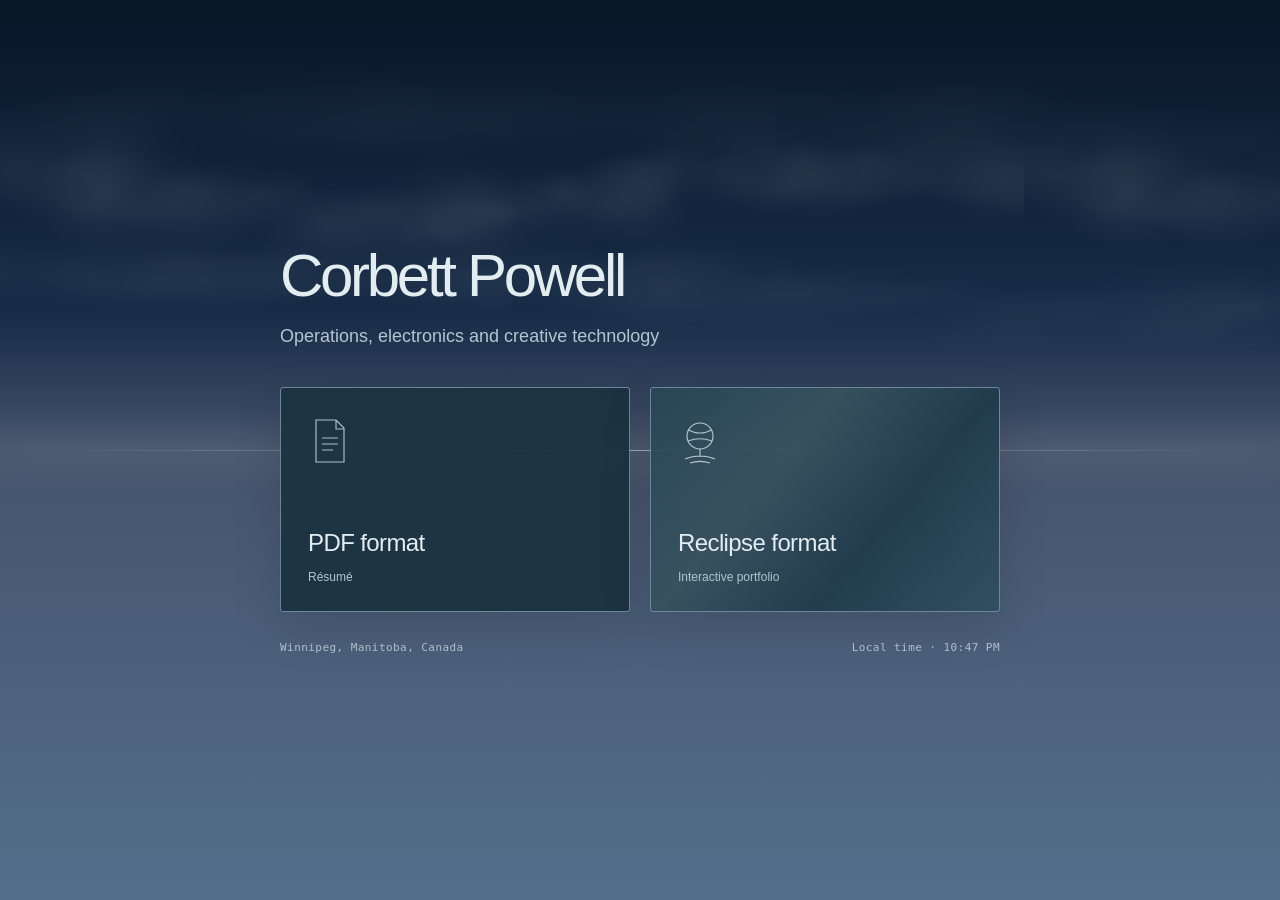
<file: index.html>
<!doctype html>
<html lang="en">
<head>
  <meta charset="utf-8">
  <meta name="viewport" content="width=device-width,initial-scale=1">
  <meta name="theme-color" content="#edf1ef">
  <meta name="description" content="Corbett Powell - resume and interactive portfolio.">
  <title>Corbett Powell - Resume and Reclipse</title>
  <link rel="stylesheet" href="shell.css">
  <script src="environment.js" defer></script>
</head>
<body>
  <main id="app" class="shell landing" data-theme="dawn">
    <div class="clouds" aria-hidden="true"></div><div class="horizon" aria-hidden="true"></div>
    <div class="chooser">
    <h1>Corbett Powell</h1>
    <p class="headline">Operations, electronics and creative technology</p>
    <nav class="formats" aria-label="Choose a resume format">
      <a class="format pdf" href="resume.html" aria-label="PDF format - view the resume and open or download the PDF">
        <svg viewBox="0 0 44 48" aria-hidden="true"><path d="M8 3h20l8 8v34H8zM28 3v9h8M14 21h16M14 27h16M14 33h11"/></svg>
        <span class="label">PDF format</span>
        <span class="kind">Résumé</span>
      </a>
      <a class="format reclipse" href="reclipse.html" aria-label="Reclipse format - open the interactive portfolio">
        <svg viewBox="0 0 44 48" aria-hidden="true"><circle cx="22" cy="19" r="13"/><path d="M11 13c6 4 16 4 22 0M10 24c8-3 16-3 24 0M22 32v8M7 42c9-4 21-4 30 0M12 46c6-2 14-2 20 0"/></svg>
        <span class="label">Reclipse format</span>
        <span class="kind">Interactive portfolio</span>
      </a>
    </nav>
    <footer><span>Winnipeg, Manitoba, Canada</span><span id="local-time"></span></footer>
    </div><select id="sky-mode" hidden aria-label="Sky time of day"><option value="auto">Local time</option></select>
  </main>
</body>
</html>
</file>
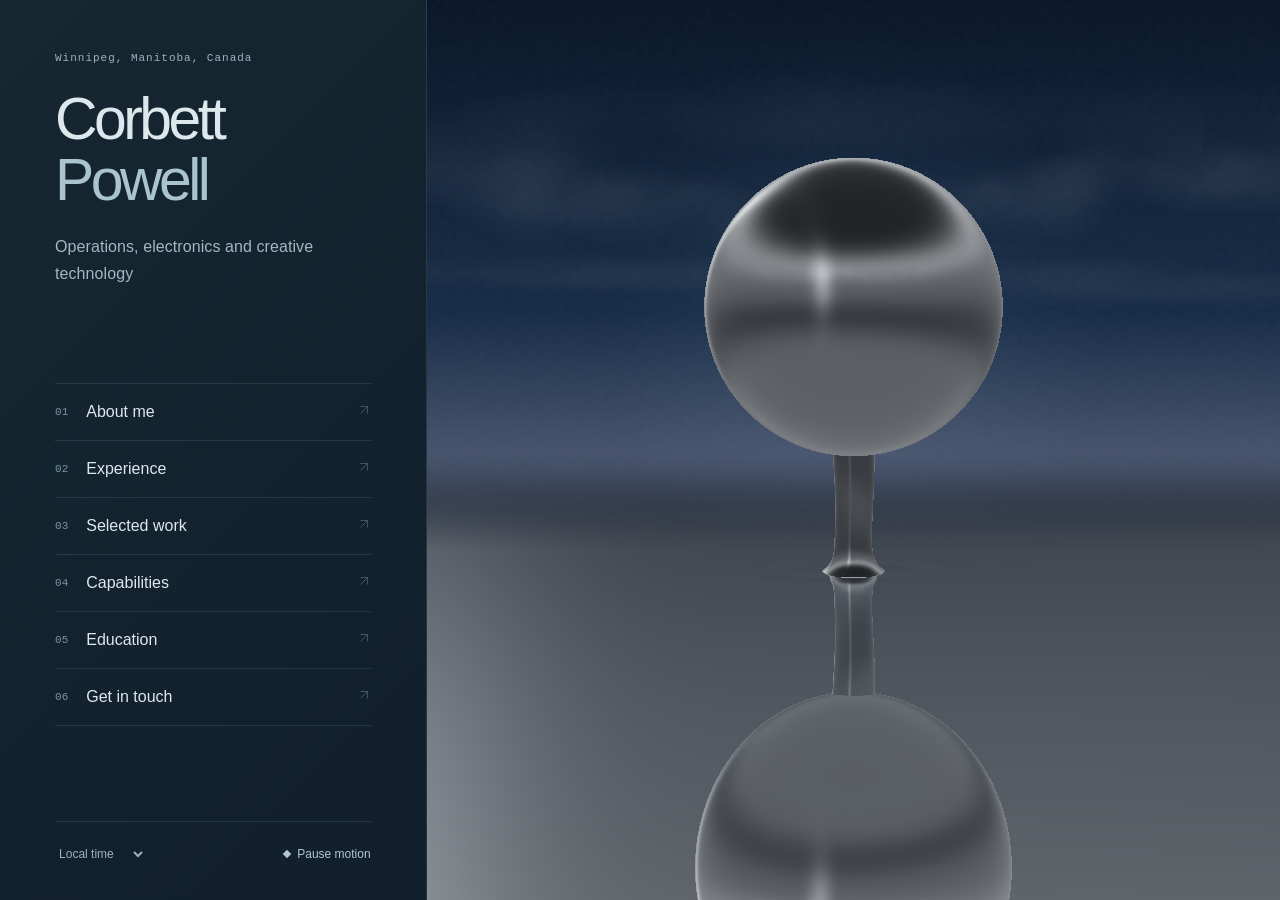
<file: reclipse.html>
<!doctype html>
<html lang="en">
<head>
  <meta charset="utf-8">
  <meta name="viewport" content="width=device-width, initial-scale=1">
  <meta name="theme-color" content="#e9edee">
  <meta name="description" content="Interactive résumé and portfolio.">
  <title>Corbett Powell — Portfolio</title>
  <style>@charset "UTF-8";
:root{--ink:#26383e;--muted:#65767a;--line:rgba(71,97,103,.2);--accent:#456b76;--paper:#f2f4f2;--w:260px;--h:260px;--depth:130px;color-scheme:light;font-family:"Segoe UI",Arial,sans-serif;font-synthesis:none}
*{box-sizing:border-box}body{margin:0;background:#e7ebeb;color:var(--ink)}button,a{-webkit-tap-highlight-color:transparent}button{font:inherit;color:inherit;cursor:pointer}button:focus-visible,a:focus-visible,[tabindex]:focus-visible{outline:2px solid #487986;outline-offset:5px}a{color:inherit;text-decoration:none}button{border:0}::selection{background:#b9d6da;color:#223a40}.skip{position:fixed;top:-100px;left:20px;z-index:20;background:white;padding:14px}.skip:focus{top:15px}
.shell{min-height:700px;height:100svh;display:grid;grid-template-columns:33.333% 66.667%;overflow:hidden}.sidebar{padding:39px clamp(30px,4.2vw,78px) 24px;display:flex;flex-direction:column;background:linear-gradient(115deg,#f6f6f1,#f0f2ef);position:relative;z-index:3;border-right:1px solid rgba(80,100,103,.12)}.wordmark{display:flex;align-items:center;gap:14px;font-size:13px;font-weight:600;letter-spacing:.12em;width:fit-content}.wordmark svg{width:35px;height:35px;fill:none;stroke:var(--accent);stroke-width:1}.wordmark-separator{margin:0 13px;color:#99a5a5;font-weight:300}.wordmark-light{font-size:10px;font-weight:400;letter-spacing:.17em}.intro{margin-top:clamp(40px,7vh,85px)}.eyebrow,.section-kicker,.nav-number,.sidebar-footer,.stage-top,.stage-bottom,.face-id,.face-bottom,.project-meta,.job-meta,.contact-links>*>span,.focus-tools,.orbit-caption>span{font-family:"Consolas","Courier New",monospace;font-weight:400}.eyebrow{font-size:10px;line-height:1.6;letter-spacing:.16em;color:var(--muted)}h1{font-weight:350;font-size:clamp(46px,4.8vw,80px);line-height:1.01;letter-spacing:-.065em;margin:18px 0 21px}h1 span{font-weight:300;color:#60777b}.intro-copy{font-size:14px;line-height:1.65;letter-spacing:.005em;color:var(--muted);margin:0}nav{margin-top:clamp(25px,4.6vh,55px)}.nav-item{display:flex;gap:19px;align-items:center;width:100%;background:none;text-align:left;font-size:13px;padding:13px 0;border-bottom:1px solid var(--line);transition:color .25s,padding .25s}.nav-number{font-size:10px;color:#8a999b}.nav-arrow{margin-left:auto;font-size:16px;opacity:0;transform:translate(-5px,5px);transition:transform .25s,opacity .25s}.nav-item:hover,.nav-item[aria-pressed=true]{color:#365e68;padding-left:6px}.nav-item:hover .nav-arrow,.nav-item[aria-pressed=true] .nav-arrow{opacity:1;transform:none}.nav-item[aria-pressed=true]{border-color:#638993}.sidebar-bottom{margin-top:auto;padding-top:22px}.orbit-button{background:none;padding:8px 0;font-size:11px;color:#60787d;display:flex;align-items:center;gap:8px;opacity:.75}.orbit-button:hover{opacity:1}.orbit-button>span{font-size:22px;line-height:1}.sidebar-footer{margin-top:20px;display:flex;justify-content:space-between;gap:12px;font-size:8px;line-height:1.6;letter-spacing:.08em;color:#7f9195}
.stage{position:relative;isolation:isolate;overflow:hidden;background:radial-gradient(ellipse at 50% 30%,#fff 0,#eff3f2 36%,#e4ebec 67%,#d3dfe1 100%)}.atmosphere{position:absolute;inset:0;pointer-events:none;background:radial-gradient(ellipse at 49% 41%,rgba(255,255,255,.9),transparent 32%),radial-gradient(ellipse at 85% 64%,rgba(180,202,216,.4),transparent 50%)}.atmosphere:after{content:"";position:absolute;inset:0;opacity:.15;background-image:url("data:image/svg+xml,%3Csvg viewBox='0 0 160 160' xmlns='http://www.w3.org/2000/svg'%3E%3Cfilter id='n'%3E%3CfeTurbulence type='fractalNoise' baseFrequency='.8' numOctaves='3' stitchTiles='stitch'/%3E%3C/filter%3E%3Crect width='100%25' height='100%25' opacity='.2' filter='url(%23n)'/%3E%3C/svg%3E")}.stage-top{position:absolute;top:44px;left:37px;right:37px;display:flex;justify-content:space-between;align-items:center;z-index:4;font-size:9px;letter-spacing:.14em;color:#586f75}.edition>span{color:#8ea0a4;margin-left:9px}.motion-button{display:flex;align-items:center;gap:8px;background:none;font-size:10px;padding:0;color:#6a7d80;letter-spacing:.02em}.motion-indicator{display:block;width:5px;height:5px;border-radius:50%;background:#73938e;box-shadow:0 0 7px #a2c4bc}.motion-button[aria-pressed=true] .motion-indicator{background:#939b9b;box-shadow:none}.heaven-ray{position:absolute;height:100%;top:-20%;width:100px;background:linear-gradient(90deg,transparent,#ffffff70,transparent);filter:blur(12px);transform:rotate(24deg);pointer-events:none}.ray-one{left:39%;width:160px}.ray-two{left:73%;width:45px;opacity:.55}.halo{width:min(66%,530px);aspect-ratio:1;position:absolute;left:50%;top:43%;transform:translate(-50%,-50%);border:1px solid #7e9aa11c;border-radius:50%;pointer-events:none;transition:opacity .7s}.halo i{position:absolute;border:1px solid #7398a01b;border-radius:50%;inset:22px}.halo i:nth-child(2){inset:50px;border-style:dashed;border-color:#7398a022}.halo i:nth-child(3){inset:-35px;border-color:#fff7}.halo:before,.halo:after{content:"";position:absolute;background:#557b8525}.halo:before{width:1px;top:-30px;bottom:-30px;left:50%}.halo:after{height:1px;left:-30px;right:-30px;top:50%}.coordinate{position:absolute;font:200 19px Arial;color:#6d899438;pointer-events:none}.c-one{top:24%;left:17%}.c-two{top:57%;right:17%}#liquid{position:absolute;width:100%;height:56%;left:0;bottom:0;pointer-events:none;opacity:1;transition:opacity 1s}.pool-fallback{position:absolute;bottom:8%;left:9%;right:9%;height:26%;border-radius:50%;background:repeating-radial-gradient(ellipse at center,#fcffff 0%,#a1b4be 3%,#f0f6f7 4.5%,#b4c5ce 5%,#e6eff1 6%);filter:blur(1px);opacity:.45;display:none}.no-webgl .pool-fallback{display:block}
.cube-anchor{position:absolute;left:50%;top:43%;width:0;height:0;perspective:1150px;perspective-origin:center;z-index:2;transition:top 1s cubic-bezier(.22,1,.36,1)}.cube{position:absolute;left:0;top:0;width:0;height:0;transform-style:preserve-3d;will-change:transform}.face{width:var(--w);height:var(--h);position:absolute;left:calc(var(--w)/-2);top:calc(var(--h)/-2);backface-visibility:hidden;overflow:hidden;border:1px solid rgba(255,255,255,.9);outline:1px solid rgba(87,130,145,.27);background:linear-gradient(135deg,rgba(255,255,255,.94),rgba(220,233,237,.92) 49%,rgba(244,248,246,.96));box-shadow:inset 0 0 35px rgba(255,255,255,.8),0 0 20px rgba(202,229,237,.22);transition:width 1s cubic-bezier(.22,1,.36,1),height 1s cubic-bezier(.22,1,.36,1),left 1s cubic-bezier(.22,1,.36,1),top 1s cubic-bezier(.22,1,.36,1),opacity .45s,background 1s}.face:after{content:"";position:absolute;inset:7px;border:1px solid #8ca8b82d;pointer-events:none}.face-front{transform:translateZ(var(--depth))}.face-right{transform:rotateY(90deg) translateZ(var(--depth))}.face-back{transform:rotateY(180deg) translateZ(var(--depth))}.face-left{transform:rotateY(-90deg) translateZ(var(--depth))}.face-top{transform:rotateX(90deg) translateZ(var(--depth))}.face-bottom-side{transform:rotateX(-90deg) translateZ(var(--depth))}.face-preview{position:absolute;inset:0;padding:23px 24px;display:flex;flex-direction:column;transition:opacity .35s;pointer-events:none}.face-id{font-size:8px;letter-spacing:.15em;color:#587784}.face-preview h2{font-size:28px;font-weight:300;letter-spacing:-.035em;line-height:1.08;margin:auto 0 16px}.face-bottom{font-size:6px;letter-spacing:.15em;color:#5d7b87}.face-sigil{margin-top:25px;font-size:41px;letter-spacing:-.08em;line-height:1;font-weight:250;color:#426475}.face-sigil>span{font-size:34px;margin-left:7px;vertical-align:top;color:#7e9dae}.preview-lines{margin-top:28px}.preview-lines i{height:1px;display:block;background:#7597a251;margin:9px 0;width:57%}.preview-lines i:nth-child(2){width:40%}.preview-lines i:nth-child(3){width:49%}.nested-cube{width:52px;height:48px;margin:20px 0 0 10px;border:1px solid #77929d;transform:rotate(-30deg) skew(13deg,10deg);position:relative}.nested-cube i{position:absolute;inset:10px;border:1px solid #96b3bc}.nested-cube:after{content:"";position:absolute;inset:-9px;border:1px solid #799aa52e}.preview-orbits{position:relative;height:60px;margin-top:20px}.preview-orbits i{width:70px;height:35px;border:1px solid #84a2ad99;position:absolute;border-radius:50%;top:10px;left:5px}.preview-orbits i:nth-child(2){transform:rotate(60deg)}.preview-orbits i:nth-child(3){transform:rotate(-60deg)}.preview-star{font-family:Georgia,serif;color:#7795a1;font-size:57px;line-height:1;margin-top:17px}.face-content{position:absolute;inset:0;display:flex;flex-direction:column;opacity:0;visibility:hidden;transition:opacity .4s;pointer-events:none}.face-header{height:71px;flex-shrink:0;padding:25px 35px;display:flex;align-items:center;justify-content:space-between;border-bottom:1px solid var(--line)}.tiny-mark{font-size:25px;line-height:1;color:#819ea8}.reading-area{overflow:auto;overscroll-behavior:contain;scrollbar-width:thin;scrollbar-color:#b1c4c9 transparent;flex:1;min-height:0;padding:32px 35px 45px}.section-kicker{font-size:10px;letter-spacing:.08em;color:#73868b;margin:0 0 15px}.reading-area h2{font-family:"Segoe UI",Arial,sans-serif;font-size:clamp(33px,4.2vw,67px);font-weight:300;letter-spacing:-.055em;line-height:1.05;margin:0 0 25px}.reading-area h2 em{font-family:Georgia,"Times New Roman",serif;font-weight:400;letter-spacing:-.045em;color:#6b858c}.lead{font-size:15px;line-height:1.75;color:#4b6872;margin:0 0 28px}.body-grid{display:grid;grid-template-columns:1fr 1fr;gap:28px}.reading-area p:not(.lead,.section-kicker,.role,.quiet-note){font-size:13px;line-height:1.8;color:#596d73;margin:0}.stat-line{display:flex;gap:35px;margin:32px 0;padding:25px 0;border-top:1px solid var(--line);border-bottom:1px solid var(--line)}.stat-line>div{display:flex;flex-direction:column;gap:7px}.stat-line strong{font-size:30px;line-height:1;font-weight:300;letter-spacing:-.04em}.stat-line span{font-size:10px;line-height:1.6;color:#74868b}.inline-link{display:inline-flex;gap:25px;align-items:center;background:none;font-size:12px;padding:10px 0;border-bottom:1px solid #7b989f}.inline-link>span{font-size:18px}.timeline>section{padding:22px 0;border-top:1px solid var(--line)}.job-meta{font-size:9px;color:#789097;letter-spacing:.05em;display:flex;justify-content:space-between;gap:12px}.reading-area h3{font-size:20px;font-weight:400;letter-spacing:-.035em;line-height:1.3;margin:12px 0 6px}.role{font-size:11px;color:#456a77;margin:0 0 12px}.project{padding:24px 0;border-bottom:1px solid var(--line)}.project:first-of-type{padding-top:0}.project-art{height:150px;overflow:hidden;position:relative;display:flex;align-items:center;justify-content:center;margin:0 0 20px;background:linear-gradient(110deg,#d6e4e4,#f2f5ef);border:1px solid #90b0b32b}.lab-art>span{z-index:1;font-size:29px;font-weight:300;letter-spacing:-.04em;color:#536d76}.lab-art>span>span{display:block;font:10px Consolas,monospace;letter-spacing:.7em;margin-top:7px;text-align:center}.lab-art>i{position:absolute;width:110px;height:110px;border:1px solid #8aa5ac63;transform:rotate(45deg);left:15%;top:20px}.lab-art>i:nth-of-type(2){left:auto;right:14%;top:18px;width:110px;height:110px;transform:rotate(25deg)}.lab-art>i:nth-of-type(3){left:auto;right:8%;top:4px;width:140px;height:140px;transform:rotate(65deg);border-color:#8aa5ac29}.project-meta{font-size:8px;letter-spacing:.05em;color:#70858c;display:flex;align-items:center;gap:10px;justify-content:space-between}.status-tag{border:1px solid #8aa2a648;border-radius:20px;padding:4px 7px;white-space:nowrap;font-size:7px}.object-art{background:linear-gradient(130deg,#e9e3d6,#f7f4ec)}.object-art>span{font:8px Consolas,monospace;letter-spacing:.25em;position:absolute;bottom:15px;left:17px;color:#8b867b}.deck-box{width:72px;height:85px;transform:rotate(-15deg) skew(8deg);background:linear-gradient(90deg,#c6bca5,#e7dfc9 14%,#cdc3a9 70%,#aa9e81);border:1px solid #aca38e;box-shadow:15px 20px 22px #72644f21;position:relative}.deck-box:before{content:"";position:absolute;left:0;right:0;top:22px;height:1px;background:#9f9479}.deck-box:after{content:"✧";position:absolute;font-size:27px;color:#8d8269;left:24px;top:34px}.capability{display:flex;gap:22px;padding:25px 0;border-top:1px solid var(--line)}.capability>span{font:10px Consolas,monospace;color:#8ca1a7;padding-top:7px}.capability h3{margin:0 0 8px}.quiet-note{font-size:11px;line-height:1.8;color:#809197;margin-top:25px}.education{padding:25px 0;border-top:1px solid var(--line)}.education h3{margin:12px 0}.course-row{display:flex;justify-content:space-between;border-bottom:1px solid #7999a01f;font-size:12px;padding:13px 0;color:#64808b}.course-row:first-of-type{margin-top:12px}.course-row strong{font-weight:400}.contact-links{margin-top:40px}.contact-links> *{display:grid;grid-template-columns:1fr auto;position:relative;padding:22px 0;border-top:1px solid var(--line)}.contact-links>*>span{font-size:9px;letter-spacing:.08em;color:#82979e;margin-bottom:10px}.contact-links strong{font-size:17px;font-weight:400;grid-column:1;overflow-wrap:anywhere}.contact-links i{grid-column:2;grid-row:1/3;align-self:center;font-style:normal;font-size:24px;color:#7b98a1}
.focus-tools{position:absolute;left:6%;right:6%;top:99px;z-index:4;display:flex;justify-content:space-between;align-items:center;color:#6b838b;font-size:9px;letter-spacing:.12em;opacity:0;visibility:hidden;transition:opacity .4s}.focus-tools button{font:11px "Segoe UI",sans-serif;display:flex;align-items:center;gap:15px;background:none;padding:7px 0}.focus-tools button>span{font:300 25px Arial}.orbit-caption{position:absolute;bottom:9%;left:0;right:0;text-align:center;pointer-events:none;transition:opacity .5s,transform .8s}.caption-rule{width:1px;height:27px;background:linear-gradient(transparent,#718d965e);margin:0 auto 12px}.orbit-caption p{font-family:Georgia,serif;font-style:italic;font-size:16px;color:#6e858d;margin:0 0 12px}.orbit-caption>span{font-size:8px;letter-spacing:.2em;color:#8aa0a7}.stage-bottom{position:absolute;bottom:25px;left:37px;right:37px;display:flex;justify-content:space-between;gap:15px;font-size:8px;letter-spacing:.09em;color:#788e96;z-index:4}.prototype-note{opacity:.8}
.shell[data-mode=turning] .orbit-caption,.shell[data-mode=focused] .orbit-caption{opacity:0;transform:translateY(12px)}.shell[data-mode=focused] .halo{opacity:0}.shell[data-mode=focused] .cube-anchor{top:53%}.shell[data-mode=focused] #liquid{opacity:.4}.shell[data-mode=focused] .face:not(.is-selected){opacity:0;pointer-events:none}.shell[data-mode=focused] .face.is-selected{background:linear-gradient(140deg,#fcfdfafc,#f1f6f5fc);box-shadow:0 25px 65px #54778024,0 0 70px #fff8,inset 0 0 30px #fff;outline-color:#96b5bd4a}.shell[data-mode=focused] .face.is-selected:after{inset:6px;border-color:#769ba51c}.shell[data-mode=focused] .face.is-selected .face-preview{opacity:0}.shell.is-reading .face.is-selected .face-content{opacity:1;visibility:visible;pointer-events:auto}.shell[data-mode=focused] .focus-tools{opacity:1;visibility:visible}
@media(min-width:1700px){.reading-area{padding:40px 50px 55px}.face-header{padding-left:50px;padding-right:50px}.nav-item{font-size:15px;padding:15px 0}.intro-copy{font-size:16px}.body-grid p{font-size:15px!important}.lead{font-size:17px}.reading-area h3{font-size:24px}.reading-area p:not(.lead,.section-kicker,.role,.quiet-note){font-size:15px}}
@media(max-height:800px) and (min-width:761px){.shell{min-height:640px}.sidebar{padding-top:26px;padding-bottom:18px}.intro{margin-top:34px}h1{font-size:57px;margin-top:12px;margin-bottom:14px}.intro-copy{font-size:12px}nav{margin-top:24px}.nav-item{padding:10px 0}.sidebar-footer{margin-top:12px}.stage-top{top:31px}.focus-tools{top:71px}.stage-bottom{bottom:20px}.face-header{height:57px;padding-top:16px;padding-bottom:16px}.reading-area{padding-top:24px}.reading-area h2{font-size:45px}.orbit-caption{bottom:9%}}
@media(max-width:1050px) and (min-width:761px){.sidebar{padding-left:28px;padding-right:28px}.wordmark-light{font-size:8px}.wordmark-separator{margin:0 8px}.stage-top,.stage-bottom{left:25px;right:25px}.body-grid{grid-template-columns:1fr;gap:15px}.stat-line{gap:20px}.reading-area,.face-header{padding-left:26px;padding-right:26px}.reading-area h2{font-size:42px}.project-meta{flex-wrap:wrap}.prototype-note{display:none}}
@media(max-width:760px){.shell{height:auto;min-height:100svh;grid-template-columns:1fr;overflow:visible}.sidebar{padding:23px 25px 18px;border-right:0;border-bottom:1px solid var(--line)}.wordmark svg{height:26px;width:26px}.wordmark{font-size:11px;gap:9px}.wordmark-light{font-size:8px}.intro{margin-top:25px;display:grid;grid-template-columns:1fr auto;align-items:center}.intro>.eyebrow{grid-column:1/-1;margin:0 0 8px;font-size:8px}h1{font-size:43px;margin:0;line-height:1.1;letter-spacing:-.055em}h1 br{display:none}h1 span{margin-left:8px}.intro-copy{font-size:10px;padding-left:15px;line-height:1.5}nav{display:grid;grid-template-columns:repeat(3,1fr);gap:0 17px;margin-top:20px}.nav-item{font-size:10px;gap:7px;padding:11px 0;white-space:nowrap}.nav-number{font-size:8px}.nav-arrow{font-size:11px;opacity:.5;transform:none}.sidebar-bottom{padding-top:12px;display:flex;justify-content:space-between;align-items:center}.sidebar-footer{margin:0;font-size:6px}.sidebar-footer>span:last-child{display:none}.orbit-button{font-size:9px;padding:0}.orbit-button>span{font-size:18px}.stage{height:660px;min-height:calc(100svh - 285px);width:100%}.stage-top{top:24px;left:25px;right:25px;font-size:8px}.motion-button{font-size:9px}.stage-bottom{left:25px;right:25px;bottom:18px;font-size:7px}.stage-bottom .prototype-note{font-size:6px}.focus-tools{top:54px;left:6%;right:6%;font-size:8px}.focus-tools button{font-size:10px}.halo{width:75%;top:40%}.cube-anchor{top:40%}.shell[data-mode=focused] .cube-anchor{top:53%}#liquid{height:58%}.orbit-caption{bottom:11%}.orbit-caption p{font-size:15px}.face-header{height:57px;padding:17px 23px}.reading-area{padding:25px 23px 35px}.reading-area h2{font-size:42px}.lead{font-size:13px}.body-grid{grid-template-columns:1fr;gap:15px}.stat-line{gap:24px}.stat-line strong{font-size:26px}.stat-line span{font-size:9px}.contact-links strong{font-size:15px}.project-meta{flex-wrap:wrap}.face-preview{padding:23px}.reading-area p:not(.lead,.section-kicker,.role,.quiet-note){font-size:12px}.job-meta{font-size:8px}.job-meta>span:last-child{display:none}.reading-area h3{font-size:19px}}
.face:before{content:"";position:absolute;inset:0;box-shadow:inset 1px 1px 1px #fff,inset -1px -1px 1px #6d97a24d,inset 3px 3px 5px #fff6;pointer-events:none;z-index:1}
@media(max-width:760px){.intro{display:block}.intro-copy{padding:0;margin-top:11px;font-size:11px}.intro-copy br{display:none}}
@media(prefers-reduced-motion:reduce){*,*:before,*:after{scroll-behavior:auto!important;transition-duration:.01ms!important;animation-duration:.01ms!important}}
@media print{body{background:white}.shell{height:auto;display:block;overflow:visible}.sidebar{padding:20px}.intro{margin-top:10px}nav,.sidebar-bottom,.stage-top,.stage-bottom,canvas,.pool-fallback,.halo,.atmosphere,.heaven-ray,.coordinate,.orbit-caption,.focus-tools,.face-preview{display:none!important}.stage{height:auto;overflow:visible;background:white}.cube-anchor,.cube{position:static;width:auto;height:auto;transform:none!important;perspective:none}.face{page-break-inside:avoid;position:static;left:auto;top:auto;width:auto!important;height:auto!important;transform:none!important;opacity:1!important;visibility:visible!important;overflow:visible;background:white;box-shadow:none;border:0;outline:0;backface-visibility:visible}.face:after{display:none}.face-content{position:static;visibility:visible!important;opacity:1!important;display:block}.reading-area{overflow:visible;padding:20px}.reading-area h2{font-size:35px}.face-header{padding:20px}.project-art{height:100px}a[href]:after{content:" (" attr(href) ")";font-size:9px}.wordmark:after{content:none!important}}
</style>
  <style>/* Revision 002: an open horizon, quieter water, compositor-based unfolding. */
.shell{color:var(--ink)}
.stage{background:linear-gradient(180deg,#c3d8e4 0%,#e3e4e1 34%,#f3dcca 49.8%,#d0d5d2 51%,#a1bac8 100%)}
.stage:before{content:"";position:absolute;inset:0;z-index:-1;opacity:0;transition:opacity 1.2s;background:radial-gradient(circle at 19% 16%,#d0ddedbd 0 .6px,transparent 1.3px),radial-gradient(circle at 75% 23%,#d0dded9c 0 .7px,transparent 1.4px),radial-gradient(circle at 37% 10%,#d0dded6b 0 .5px,transparent 1px),radial-gradient(circle at 86% 9%,#d0dded9c 0 .6px,transparent 1.4px),radial-gradient(circle at 60% 32%,#d0dded7c 0 .5px,transparent 1px),linear-gradient(180deg,#0b1729 0%,#24344c 30%,#72596c 46%,#9d7781 49.8%,#504354 50.5%,#142d42 100%)}
.atmosphere{background:radial-gradient(ellipse at 50% 37%,#fff7e423,transparent 47%);z-index:0;pointer-events:none}
.heaven-ray{opacity:.2}.halo{opacity:.5;z-index:1}.coordinate{z-index:1}.halo i{border-color:#7c92991d}.horizon-scene{position:absolute;inset:0;pointer-events:none;z-index:0}.horizon-haze{position:absolute;left:0;right:0;top:46.5%;height:7%;background:linear-gradient(transparent,#fbe5c36b,transparent);filter:blur(9px);transition:background 1.2s}.horizon-line{position:absolute;top:50%;left:0;right:0;height:1px;background:linear-gradient(90deg,#c0af9b20,#ddc6ab83,#c0af9b20);box-shadow:0 3px 12px #fff4d125;opacity:.55}.celestial-body{position:absolute;left:25%;top:32%;width:54px;height:54px;border-radius:50%;background:radial-gradient(circle,#fff9e7 0,#fff1cd 60%,#fbe4b8c2 90%);box-shadow:0 0 25px 9px #fff1ce6b,0 0 100px 35px #ffe6c952;filter:blur(.5px);opacity:.85;transition:background 1.2s,box-shadow 1.2s,opacity 1.2s}
#liquid{height:50%;z-index:0;opacity:1!important;transition:none}.pool-fallback{left:0;right:0;bottom:0;width:100%;height:50%;border-radius:0;opacity:1;background:linear-gradient(180deg,#e2d6c4,#acbec8);filter:none}
.scene-controls{display:flex;align-items:center;gap:22px}.theme-button{display:flex;align-items:center;gap:7px;background:none;padding:0;font-size:10px;color:#59727e;letter-spacing:.02em}.theme-button>span:first-child{font-size:16px;line-height:1}.stage-top{color:#506b79}.motion-button{color:#506b79}.orbit-caption{z-index:1;bottom:8%}.orbit-caption p{color:#405e6d}.orbit-caption>span,.stage-bottom{color:#526e7b}
.cube-anchor{top:50%;transform:translateY(var(--orbit-offset,-63px));transition:transform 1.2s cubic-bezier(.4,0,.2,1)}
.shell[data-mode=focused] .cube-anchor,.shell[data-mode=folding] .cube-anchor{top:50%;transform:translateY(var(--focus-offset,27px))}
.face-front{--face-rotation:rotateY(0deg)}.face-right{--face-rotation:rotateY(90deg)}.face-back{--face-rotation:rotateY(180deg)}.face-left{--face-rotation:rotateY(-90deg)}.face-top{--face-rotation:rotateX(90deg)}.face-bottom-side{--face-rotation:rotateX(-90deg)}
.face{transform:var(--face-rotation) translateZ(var(--depth)) scale(var(--sx,1),var(--sy,1));transition:opacity .45s;background:linear-gradient(135deg,#fffdf6f5,#dae8ecf5 51%,#f5f2eaf7);will-change:transform}
.face.is-expanded{width:var(--panel-w);height:var(--panel-h);left:calc(var(--panel-w)/-2);top:calc(var(--panel-h)/-2);background:linear-gradient(140deg,#fcfdfafc,#f1f6f5fc);box-shadow:0 25px 65px #314f6a20,0 0 65px #fff4,inset 0 0 30px #fff;outline-color:#96b5bd4a}
.face.is-morphing{transition:transform 1.1s cubic-bezier(.4,0,.2,1),opacity .45s}
.is-unfolded .face:not(.is-selected){opacity:0;pointer-events:none}.is-unfolded .halo{opacity:0}.is-unfolded .face.is-selected .face-preview{opacity:0}.face.is-expanded:after{inset:6px;border-color:#769ba51c}
.face-content{transition:opacity .4s,visibility 0s .4s}.shell.is-reading .face.is-selected .face-content{transition:opacity .45s,visibility 0s}
.shell[data-mode=folding] .orbit-caption{opacity:0}.shell[data-mode=folding] .focus-tools{opacity:0}
.shell[data-theme=dusk]{--ink:#dce8ec;--muted:#9cb2bd;--accent:#b0d0dd;--line:#b0ccd026;--paper:#152532;color-scheme:dark}
.shell[data-theme=dusk] .stage:before{opacity:1}.shell[data-theme=dusk] .sidebar{background:linear-gradient(115deg,#142330,#10202c);border-color:#bedbe41c}.sidebar{transition:background 1.2s,color 1.2s}.shell[data-theme=dusk] h1 span{color:#aac4cf}.shell[data-theme=dusk] .wordmark-separator{color:#6f8f9e}.shell[data-theme=dusk] .intro-copy{color:#98aeb9}.shell[data-theme=dusk] .nav-number{color:#7695a4}.shell[data-theme=dusk] .nav-item:hover,.shell[data-theme=dusk] .nav-item[aria-pressed=true]{color:#e5f7ff}.shell[data-theme=dusk] .nav-item[aria-pressed=true]{border-color:#91bccb}.shell[data-theme=dusk] .sidebar-footer,.shell[data-theme=dusk] .orbit-button{color:#8eaab7}.shell[data-theme=dusk] .stage-top,.shell[data-theme=dusk] .theme-button,.shell[data-theme=dusk] .motion-button{color:#b0c6d4}.shell[data-theme=dusk] .edition>span{color:#69899f}.shell[data-theme=dusk] .halo,.shell[data-theme=dusk] .coordinate{opacity:.35}.shell[data-theme=dusk] .halo i,.shell[data-theme=dusk] .halo{border-color:#a9c5dc26}.shell[data-theme=dusk] .halo:before,.shell[data-theme=dusk] .halo:after{background:#a9c5dc20}.shell[data-theme=dusk] .heaven-ray{opacity:.05}.shell[data-theme=dusk] .atmosphere{background:radial-gradient(ellipse at 50% 38%,#a6cde611,transparent 40%)}.shell[data-theme=dusk] .horizon-haze{background:linear-gradient(transparent,#b98d9d35,transparent)}.shell[data-theme=dusk] .horizon-line{background:linear-gradient(90deg,#d7b8ca10,#d7b8ca70,#d7b8ca10);box-shadow:none}.shell[data-theme=dusk] .celestial-body{background:radial-gradient(circle at 40% 35%,#f7f4e6,#bbd2df);box-shadow:0 0 35px 4px #c4d9ec21,0 0 110px 30px #a3c2de12;opacity:.75}.shell[data-theme=dusk] .face{background:linear-gradient(135deg,#314652f5,#1c3546fa 51%,#4b5662f5);outline-color:#afd7ed58;border-color:#b9d9e78c;box-shadow:inset 0 0 35px #c5e6f00c,0 0 25px #c0eaff12}.shell[data-theme=dusk] .face:before{box-shadow:inset 1px 1px 1px #cee7ec6b,inset -1px -1px 1px #b6ddf04d,inset 3px 3px 5px #d1e6ed0d}.shell[data-theme=dusk] .face:after{border-color:#c7e5f029}.shell[data-theme=dusk] .face-id,.shell[data-theme=dusk] .face-bottom{color:#a7c4d3}.shell[data-theme=dusk] .face-sigil,.shell[data-theme=dusk] .face-sigil>span,.shell[data-theme=dusk] .preview-star{color:#c6e1ed}.shell[data-theme=dusk] .face.is-expanded{background:linear-gradient(140deg,#1b303ffc,#162b3afa);box-shadow:0 25px 65px #0003,0 0 70px #97cef014,inset 0 0 30px #b5dced07}.shell[data-theme=dusk] .reading-area h2 em{color:#a5cad9}.shell[data-theme=dusk] .reading-area p:not(.lead,.section-kicker,.role,.quiet-note){color:#a9c0cd}.shell[data-theme=dusk] .lead{color:#bed0da}.shell[data-theme=dusk] .section-kicker,.shell[data-theme=dusk] .quiet-note,.shell[data-theme=dusk] .stat-line span{color:#8caab9}.shell[data-theme=dusk] .role,.shell[data-theme=dusk] .job-meta,.shell[data-theme=dusk] .project-meta,.shell[data-theme=dusk] .course-row,.shell[data-theme=dusk] .contact-links>*>span{color:#9bbdce}.shell[data-theme=dusk] .project-art{background:linear-gradient(110deg,#243d48,#3a4e54);border-color:#aec8d42b}.shell[data-theme=dusk] .lab-art>span{color:#c2d8df}.shell[data-theme=dusk] .object-art{background:linear-gradient(130deg,#3e3c36,#676150)}.shell[data-theme=dusk] .object-art>span{color:#c8c1b1}.shell[data-theme=dusk] .orbit-caption p{color:#b7c9d6}.shell[data-theme=dusk] .orbit-caption>span,.shell[data-theme=dusk] .stage-bottom,.shell[data-theme=dusk] .focus-tools{color:#8daaba}.shell[data-theme=dusk] .pool-fallback{background:linear-gradient(180deg,#594651,#1c3447)}
@media(max-width:760px){.stage-top{font-size:7px;left:22px;right:22px}.scene-controls{gap:13px}.theme-button,.motion-button{font-size:8px}.theme-button>span:first-child{font-size:14px}.celestial-body{width:37px;height:37px;left:21%;top:30%}.cube-anchor{top:50%}.face.is-expanded .reading-area{padding-left:23px;padding-right:23px}}
@media(prefers-reduced-motion:reduce){.face.is-morphing,.cube-anchor,.stage:before,.sidebar,.celestial-body{transition-duration:.01ms!important}}
@media print{.horizon-scene,.theme-button{display:none}.shell[data-theme=dusk] .sidebar,.shell[data-theme=dusk] .face,.shell[data-theme=dusk] .face.is-expanded{background:white;color:#26383e}.face.is-expanded{width:auto!important;height:auto!important}.cube-anchor{transform:none!important}.face{will-change:auto}.shell[data-theme=dusk] .reading-area p:not(.lead,.section-kicker,.role,.quiet-note){color:#596d73}.shell[data-theme=dusk] .reading-area h2 em{color:#6b858c}}
</style>
  <style>/* A quiet frame around the interactive object. */
.sr-only{position:absolute;width:1px;height:1px;padding:0;margin:-1px;overflow:hidden;clip-path:inset(50%);white-space:nowrap;border:0}
.shell{min-height:640px}
.sidebar{padding:clamp(30px,5.5vh,60px) clamp(30px,4.3vw,76px) 30px;display:grid;grid-template-rows:auto 1fr auto;gap:0;background:linear-gradient(135deg,#f8f7f2,#edf0ec);border-color:#647c791c}
.intro{margin:0}
.intro .eyebrow{font-size:11px;letter-spacing:.09em;margin:0 0 22px;line-height:1.6}
h1{font-size:clamp(50px,4.6vw,76px);line-height:1.03;margin:0 0 24px;letter-spacing:-.06em}
h1 span{color:#60767c}
.intro-copy{font-size:16px;line-height:1.65;max-width:270px;color:#5e7377}
nav{margin:25px 0;display:grid;grid-template-columns:1fr;align-content:center;gap:0}
.nav-item{font-size:16px;padding:19px 0;gap:18px;min-height:56px;border-color:#60787822;position:relative;transition:color .2s,padding .2s}
.nav-item:first-child{border-top:1px solid #60787822}
.nav-number{font-size:11px;color:#819396}
.nav-arrow{opacity:.35;transform:none}
.nav-item[aria-pressed=true]:before{content:"";width:3px;height:20px;position:absolute;left:-18px;background:currentColor;border-radius:2px}
.nav-item[aria-pressed=true],.nav-item:hover{padding-left:5px}
.sidebar-bottom{margin:0;padding-top:16px;border-top:1px solid #60787822}
.scene-controls{display:flex;justify-content:space-between;align-items:center;gap:12px;color:var(--muted)}
.sky-control{display:flex;align-items:center;font-size:12px;gap:8px;white-space:nowrap}
.sky-control>span{display:none}
.sky-control select{font:inherit;border:0;background:transparent;color:inherit;padding:8px 16px 8px 0;max-width:115px;cursor:pointer}
.sky-control option{background:var(--paper);color:var(--ink)}
.motion-button{font-size:12px;gap:7px;color:inherit;padding:8px 0;letter-spacing:0;white-space:nowrap}
.motion-indicator{border-radius:0;width:6px;height:6px;background:currentColor;box-shadow:none;transform:rotate(45deg)}
.motion-button[aria-pressed=true] .motion-indicator{background:transparent;border:1px solid currentColor;box-shadow:none}
.stage{background:linear-gradient(180deg,var(--sky-top,#83b4d2),var(--sky-mid,#c7e0ec) 35%,var(--sky-horizon,#edf0e9) 50%,var(--sky-water,#b9cbd2) 100%)}
.stage:before,.shell[data-theme=dusk] .stage:before{opacity:0}
.horizon-haze,.shell[data-theme=dusk] .horizon-haze{background:linear-gradient(transparent,var(--sky-horizon),transparent);opacity:.3;top:45%;height:10%;filter:blur(15px)}
.horizon-line{background:var(--sky-horizon)!important;box-shadow:0 0 18px var(--sky-horizon)!important;opacity:.35}
.celestial-body{left:var(--sun-x,25%);top:32%;transition:background 2s,opacity 2s,box-shadow 2s}
.shell[data-sky=day] .celestial-body{top:18%;width:42px;height:42px;opacity:.75}
.shell[data-sky=night] .celestial-body{top:23%;width:33px;height:33px;opacity:.72}
.shell[data-sky=dusk] .celestial-body{top:41%;width:48px;height:48px;background:#ffe1bc;box-shadow:0 0 55px 13px #f7b8a64a}
.clouds{position:absolute;inset:0 0 50%;overflow:hidden;pointer-events:none;z-index:1;opacity:var(--cloud-opacity,.5);mask-image:linear-gradient(180deg,#000 65%,transparent)}
.cloud-layer{position:absolute;width:calc(100% + 2048px);left:-1024px;height:210px;top:12%;background-repeat:repeat-x;background-size:1024px 256px;animation:cloud-drift 280s linear infinite;will-change:transform}
.cloud-layer-1{top:37%;opacity:.65;transform:scaleY(.6);animation-duration:360s;background-size:1536px 230px}
.cloud-layer-2{top:-6%;opacity:.4;animation-duration:440s;background-size:1800px 300px}
.shell[data-paused=true] .cloud-layer{animation-play-state:paused}
.shell[data-theme=dusk] .clouds{filter:brightness(.68) sepia(.2) hue-rotate(165deg)}
@keyframes cloud-drift{to{translate:1024px 0}}
.coordinate,.heaven-ray,.halo{display:none}
#liquid{pointer-events:auto;touch-action:none;cursor:crosshair;z-index:1}
#liquid:focus-visible{outline:1px solid var(--accent);outline-offset:-10px}
.cube-anchor{z-index:2}
.cube .face{cursor:grab;touch-action:none;user-select:none;outline-color:#b3c8cd6b;box-shadow:inset 0 0 28px #fff5,0 0 35px #e4f7ff15;background:linear-gradient(135deg,#fffef7,#e3edf0 28%,#bdcdd5 68%,#eff4f2)}
.face:before{background:radial-gradient(ellipse at var(--glint-x,35%) var(--glint-y,20%),#ffffff8c,transparent 58%),linear-gradient(130deg,#fff1,rgba(34,63,77,var(--shade,.1)));box-shadow:inset 1px 1px 1px #fff,inset -1px -1px 1px #85a8b05e;z-index:0}
.face:after{inset:8px;border-color:#55788738;box-shadow:0 0 0 1px #ffffff24}
.face-preview{padding:26px;z-index:1}
.face-preview h2{font-size:34px;letter-spacing:-.045em;margin:auto 0 1px}
.face-id{font-size:11px;letter-spacing:.12em;color:#5c7884}
.face-sigil{font-size:45px;font-weight:250;margin-top:24px}
.shell[data-mode=dragging] .cube .face{cursor:grabbing}
.cube .face.is-expanded{cursor:auto;touch-action:pan-y;user-select:text;box-shadow:0 28px 80px #263f5026,inset 0 0 1px #fff;background:linear-gradient(140deg,#fcfdfb,#f1f5f3)}
.face.is-expanded:before{background:none;box-shadow:none}
.face.is-morphing{transition:transform .76s cubic-bezier(.22,.75,.18,1),opacity .35s}
.cube-anchor{transition:transform .76s cubic-bezier(.22,.75,.18,1)}
.cube:focus-visible:before{content:"";position:absolute;inset:-190px;border:1px dashed var(--accent);border-radius:50%;pointer-events:none}
.focus-tools{top:22px;right:6%;left:auto;z-index:5;letter-spacing:0}
.focus-tools button{font-size:13px;gap:12px;padding:9px 3px;color:var(--ink)}
.reading-area{padding:38px 42px 48px}
.reading-area h2{font-size:clamp(40px,4.2vw,62px);margin:0 0 30px}
.reading-area h3{font-size:23px}
.reading-area p:not(.lead,.section-kicker,.role,.quiet-note){font-size:15px;line-height:1.85;white-space:pre-line;margin:0 0 10px}
.lead{font-size:17px;line-height:1.8}
.role{font-size:14px}
.job-meta,.project-meta{font-size:11px}
.status-tag{font-size:10px}
.inline-link{font-size:14px}
.contact-links strong{font-size:19px}
.quiet-note{font-size:13px}
.section-kicker,.stat-line,.tiny-mark{display:none}
.body-grid{display:block}
.reading-area .education p{margin-top:12px}
.shell[data-theme=dusk] .sidebar{background:linear-gradient(135deg,#162732,#101f2b)}
.shell[data-theme=dusk] .intro-copy{color:#a2b7c1}
.shell[data-theme=dusk] .nav-item,.shell[data-theme=dusk] .sidebar-bottom{border-color:#a6c4d324}
.shell[data-theme=dusk] .nav-arrow{color:#aecad6}
.shell[data-theme=dusk] .face{background:linear-gradient(135deg,#b4c6cf,#657f8f 28%,#304a5b 68%,#9bafb9);border-color:#e4f4ffcc;outline-color:#c5e2ef70}
.shell[data-theme=dusk] .face:before{background:radial-gradient(ellipse at var(--glint-x,35%) var(--glint-y,20%),#d5eeff3d,transparent 58%),linear-gradient(130deg,#cdeaff0d,rgba(0,12,26,var(--shade,.1)));box-shadow:inset 1px 1px 1px #c8e4f05c,inset -1px -1px 1px #7795a977}
.shell[data-theme=dusk] .cube .face.is-expanded{background:linear-gradient(140deg,#1b303f,#162b3a);box-shadow:0 28px 80px #0004}
.shell[data-theme=dusk] .face.is-expanded:before{background:none;box-shadow:none}
@media(max-height:800px) and (min-width:761px){.sidebar{padding-top:28px;padding-bottom:22px}.intro .eyebrow{margin-bottom:14px}h1{font-size:57px;margin-bottom:17px}.intro-copy{font-size:14px}nav{margin:18px 0}.nav-item{font-size:15px;min-height:44px;padding:12px 0}.sidebar-bottom{padding-top:10px}.reading-area{padding:28px 32px 38px}}
@media(max-width:1080px) and (min-width:761px){.sidebar{padding-left:28px;padding-right:28px}.scene-controls{gap:8px;flex-wrap:wrap}.motion-button,.sky-control{font-size:11px}.intro-copy{font-size:14px}.nav-item{font-size:15px}}
@media(max-width:760px){.shell{min-height:100svh;overflow:visible}.sidebar{padding:27px 25px 17px;grid-template-columns:1fr;grid-template-rows:auto auto auto}.intro .eyebrow{font-size:10px;margin-bottom:10px}h1{font-size:45px;margin:0 0 12px}h1 br{display:none}h1 span{margin-left:0}.intro-copy{max-width:none;font-size:14px;line-height:1.6;margin:0}.intro{display:block}nav{grid-template-columns:repeat(2,minmax(0,1fr));margin:22px 0 17px;gap:0 22px}.nav-item{font-size:14px;gap:10px;padding:12px 0;min-height:46px}.nav-item:nth-child(2){border-top:1px solid #60787822}.nav-item[aria-pressed=true]:before{left:-10px;height:15px;width:2px}.nav-number{font-size:10px}.sidebar-bottom{display:block;padding-top:4px;border:0}.scene-controls{justify-content:space-between}.sky-control,.motion-button{font-size:11px}.stage{height:640px;min-height:calc(100svh - 360px)}.face-preview{padding:20px}.face-preview h2{font-size:29px}.face-id{font-size:10px}.face-sigil{font-size:37px}.cube:focus-visible:before{inset:-150px}.reading-area{padding:28px 25px 35px}.reading-area h2{font-size:39px}.reading-area h3{font-size:21px}.reading-area p:not(.lead,.section-kicker,.role,.quiet-note){font-size:14px}.lead{font-size:16px}.role{font-size:13px}.job-meta,.project-meta{font-size:10px}.contact-links strong{font-size:17px}.focus-tools{top:16px}.cloud-layer{top:10%;height:160px;background-size:800px 200px}.cloud-layer-1{top:40%}}
@media(prefers-reduced-motion:reduce){.cloud-layer{animation:none!important}}
@media print{.clouds,.scene-controls{display:none}.sidebar{display:block}.face{cursor:auto}.cube:before{display:none!important}.face .reading-area h2{font-size:27px}.face .reading-area h3{font-size:18px}.face-content{position:static}.reading-area{padding:20px}.shell[data-theme=dusk] .face:before{display:none}}

/* Fine machined edges and engraved marks stay sharp as the object turns. */
.face-preview h2{font-weight:300;text-shadow:0 1px 0 #ffffff2e}.face-id{opacity:.85}.shell[data-theme=dusk] .face-preview h2,.shell[data-theme=dusk] .face-sigil{color:#edf7fc;text-shadow:0 1px 1px #1b314c80}.shell[data-theme=dusk] .face-id{color:#e0eff7}.preview-lines i{background:#b9d1dc90}.nested-cube,.nested-cube i,.preview-orbits i{border-color:#a5c0cf9c}

/* Portal scene: the existing sidebar, typography and sky palette stay shared. */
.render-health{position:absolute;z-index:8;left:6%;right:6%;top:24px;padding:18px 20px;border:1px solid var(--accent);background:var(--paper);color:var(--ink);box-shadow:0 8px 32px #233d5026;user-select:text}
.render-health[hidden]{display:none!important}.render-health strong{font-size:16px;font-weight:500}.render-health pre{white-space:pre-wrap;overflow-wrap:anywhere;font:12px/1.65 Consolas,monospace;margin:10px 0 0}
@media print{.render-health{display:none!important}}
#liquid{position:absolute;inset:0;width:100%;height:100%;pointer-events:none;opacity:1;z-index:1}
#pool-hit{position:absolute;inset:50% 0 0;width:100%;height:50%;background:transparent;border:0;padding:0;z-index:2;touch-action:pan-y;cursor:crosshair}
#pool-hit:focus-visible{outline:1px dashed var(--accent);outline-offset:-14px}
#portal-handle{position:absolute;left:50%;top:var(--portal-y,34%);width:var(--portal-size,280px);height:var(--portal-size,280px);transform:translate(-50%,-50%);border-radius:50%;background:transparent;border:0;padding:0;z-index:2;touch-action:none;cursor:grab}
#portal-handle:active{cursor:grabbing}
#portal-handle:disabled{visibility:hidden}
#portal-handle:focus-visible{outline:1px dashed var(--accent);outline-offset:12px}
.scene-pages{position:absolute;inset:0;z-index:3;pointer-events:none;clip-path:inset(0 0 var(--page-clip,0px) 0)}
.scene-page{position:absolute;left:var(--page-left,6%);top:var(--page-top,50px);width:var(--page-width,88%);height:var(--page-height,50%);max-width:none;opacity:0;visibility:hidden;pointer-events:none;transform:none;transition:none;border-radius:var(--page-radius,8px);background:linear-gradient(140deg,#fcfdfb,#f1f5f3);box-shadow:0 24px 70px #233d502e,inset 0 0 1px #fff;outline-color:#96b5bd4a;cursor:auto;user-select:text;touch-action:pan-y}
.scene-page.is-selected{visibility:visible;opacity:var(--page-ink,0)}
.scene-page:before{background:none;box-shadow:inset 0 2px 2px #ffffffc0;z-index:0}
.scene-page:after{inset:6px;border-color:#769ba520;box-shadow:none}
.scene-page .face-preview{display:none!important}
.scene-page .face-content{opacity:1;visibility:visible;transition:none;pointer-events:none}
.shell.is-reading .scene-page.is-selected{pointer-events:auto}
.shell.is-reading .scene-page.is-selected .face-content{opacity:1;visibility:visible;pointer-events:auto;transition:opacity .2s}
.shell[data-form=page] .focus-tools{opacity:1;visibility:visible}
.shell[data-form=orb] .focus-tools{opacity:0;visibility:hidden}
.shell[data-theme=dusk] .scene-page,.shell[data-theme=dusk] .scene-page.is-selected{background:linear-gradient(140deg,#1b303f,#162b3a);box-shadow:0 28px 80px #0004;outline-color:#c5e2ef3d;border-color:#b9d9e78c}
.shell[data-theme=dusk] .scene-page:before{background:none;box-shadow:inset 0 2px 2px #c8e4f024}
.portal-fallback{position:absolute;inset:0;width:100%;height:100%;z-index:1;pointer-events:none;display:none}
.no-webgl .portal-fallback{display:block}
.no-webgl #liquid{visibility:hidden}
.page-reflection{position:absolute;inset:0;z-index:1;pointer-events:none;opacity:calc(var(--page-ink,0)*.28);clip-path:inset(var(--impact-y,66%) 0 0);mask-image:linear-gradient(to bottom,transparent var(--impact-y,66%),#000 calc(var(--impact-y,66%) + 14px),transparent 98%);filter:blur(.65px);overflow:hidden;user-select:none}
.reflection-mirror{position:absolute;inset:0;transform-origin:50% 0;transform:translate(var(--reflection-drift,0px),var(--reflection-offset,0px)) skewX(var(--reflection-skew,0deg)) scaleY(var(--reflection-scale,-.5))}
.scene-reflection{position:absolute;left:var(--page-left);top:var(--page-top);width:var(--page-width);height:var(--page-height);border-radius:var(--page-radius);overflow:hidden;background:linear-gradient(140deg,#fcfdfb,#f1f5f3);color:var(--ink);border:1px solid #fff9}
.scene-reflection .face-content{opacity:1;visibility:visible;pointer-events:none}.scene-reflection .face-preview{display:none}
.shell[data-theme=dusk] .scene-reflection{background:linear-gradient(140deg,#1b303f,#162b3a)}
@media print{.page-reflection{display:none!important}}
@media print{#portal-handle,#pool-hit,.portal-fallback{display:none!important}.scene-pages{position:static;clip-path:none}.scene-page,.scene-page.is-selected{position:static;left:auto;top:auto;width:auto;height:auto;visibility:visible;opacity:1;transform:none!important;will-change:auto;background:white!important;box-shadow:none!important}.scene-page:before,.scene-page:after{display:none}.scene-page .face-content{opacity:1!important;visibility:visible!important;position:static;display:block}}
</style>
  
  
  
  
</head>
<body>
  <a class="skip" href="#navigation">Skip to résumé navigation</a>
  <main class="shell" id="app" data-mode="idle" data-form="orb" data-theme="dawn">
    <aside class="sidebar">
      <div class="intro"><p class="eyebrow">PERSONAL PORTFOLIO</p><h1>Portfolio</h1><p class="intro-copy"></p></div>
      <nav id="navigation" aria-label="Explore the portfolio">
        <button class="nav-item" data-face="0" aria-pressed="false"><span class="nav-number">01</span><span>About me</span><span class="nav-arrow" aria-hidden="true"><svg viewBox="0 0 16 16" width="14" height="14"><path d="M4 12 12 4M4 4h8v8" fill="none" stroke="currentColor"/></svg></span></button>
        <button class="nav-item" data-face="1" aria-pressed="false"><span class="nav-number">02</span><span>Experience</span><span class="nav-arrow" aria-hidden="true"><svg viewBox="0 0 16 16" width="14" height="14"><path d="M4 12 12 4M4 4h8v8" fill="none" stroke="currentColor"/></svg></span></button>
        <button class="nav-item" data-face="2" aria-pressed="false"><span class="nav-number">03</span><span>Selected work</span><span class="nav-arrow" aria-hidden="true"><svg viewBox="0 0 16 16" width="14" height="14"><path d="M4 12 12 4M4 4h8v8" fill="none" stroke="currentColor"/></svg></span></button>
        <button class="nav-item" data-face="3" aria-pressed="false"><span class="nav-number">04</span><span>Capabilities</span><span class="nav-arrow" aria-hidden="true"><svg viewBox="0 0 16 16" width="14" height="14"><path d="M4 12 12 4M4 4h8v8" fill="none" stroke="currentColor"/></svg></span></button>
        <button class="nav-item" data-face="4" aria-pressed="false"><span class="nav-number">05</span><span>Education</span><span class="nav-arrow" aria-hidden="true"><svg viewBox="0 0 16 16" width="14" height="14"><path d="M4 12 12 4M4 4h8v8" fill="none" stroke="currentColor"/></svg></span></button>
        <button class="nav-item" data-face="5" aria-pressed="false"><span class="nav-number">06</span><span>Get in touch</span><span class="nav-arrow" aria-hidden="true"><svg viewBox="0 0 16 16" width="14" height="14"><path d="M4 12 12 4M4 4h8v8" fill="none" stroke="currentColor"/></svg></span></button>
      </nav>
      <div class="sidebar-bottom"><div class="scene-controls"><label class="sky-control"><span>Sky</span><select id="sky-mode" aria-label="Sky time of day"><option value="auto">Local time</option><option value="dawn">Dawn</option><option value="day">Day</option><option value="dusk">Dusk</option><option value="night">Night</option></select></label><button id="motion" class="motion-button" aria-pressed="false"><span class="motion-indicator"></span><span id="motion-label">Pause motion</span></button></div></div>
    </aside>
    <section class="stage" aria-label="Liquid silver portal portfolio">
      <aside id="render-health" class="render-health" role="status" aria-live="polite"><strong id="render-health-title">Starting liquid scene</strong><pre id="render-health-detail">Reclipse build 15. Scripts have not started. If this stays visible, this preview may be blocking JavaScript.</pre></aside>
      <div class="atmosphere" aria-hidden="true"></div>
      <div class="clouds" aria-hidden="true"></div>
      <div class="horizon-scene" aria-hidden="true"><div class="horizon-haze"></div><div class="horizon-line"></div></div>
      <canvas id="liquid" aria-hidden="true"></canvas>
      <canvas id="liquid-canvas" class="portal-fallback" aria-hidden="true"></canvas>
      <button id="pool-hit" type="button" aria-label="Silver pool. Click or drag for ripples; press Enter for a ripple."></button>
      <button id="portal-handle" type="button" aria-label="Liquid silver sphere. Click, tap or drag to ripple the surface. Arrow keys move the silver."></button>
      <div class="scene-pages" id="scene-pages">
        <article class="face scene-page" data-index="0" aria-hidden="true"><div class="face-preview" hidden><h2>About</h2><span class="face-sigil"></span></div><div class="face-content" inert><div class="reading-area" tabindex="-1"></div></div></article>
        <article class="face scene-page" data-index="1" aria-hidden="true"><div class="face-preview" hidden><h2>Experience</h2></div><div class="face-content" inert><div class="reading-area" tabindex="-1"></div></div></article>
        <article class="face scene-page" data-index="2" aria-hidden="true"><div class="face-preview" hidden><h2>Projects</h2></div><div class="face-content" inert><div class="reading-area" tabindex="-1"></div></div></article>
        <article class="face scene-page" data-index="3" aria-hidden="true"><div class="face-preview" hidden><h2>Capabilities</h2></div><div class="face-content" inert><div class="reading-area" tabindex="-1"></div></div></article>
        <article class="face scene-page" data-index="4" aria-hidden="true"><div class="face-preview" hidden><h2>Education</h2></div><div class="face-content" inert><div class="reading-area" tabindex="-1"></div></div></article>
        <article class="face scene-page" data-index="5" aria-hidden="true"><div class="face-preview" hidden><h2>Contact</h2></div><div class="face-content" inert><div class="reading-area" tabindex="-1"></div></div></article>
      </div>
      <div class="focus-tools"><button id="close-face" aria-label="Close section">Close <span aria-hidden="true">×</span></button></div>
      <span class="sr-only" id="scene-status" role="status" aria-live="polite"></span>
      <span class="sr-only" id="local-time"></span>
    </section>
  </main>
  <noscript><p>Enable JavaScript for the interactive portfolio. Portfolio Studio also exports a plain-text résumé.</p></noscript>
<script>window.PORTFOLIO_PROFILE = {"version": 1, "name": "Corbett Powell", "location": "Winnipeg, Manitoba, Canada", "email": "corbett.rocks@gmail.com", "phone": "204-803-9063", "github": "https://github.com/StateoftheeArt", "headline": "Operations, electronics and creative technology", "summary": "Customer service and operations professional with more than ten years of experience, including more than five years in supervisory and management roles.", "about": "My work has involved e-commerce, team supervision, inventory, scheduling, cash reconciliation and staff training. Alongside work, I develop practical skills through electronics, software and 3D-printing projects.", "purpose": "I want to build practical tools and machines that make everyday tasks easier and give people more time of their own.", "interests": "Electronics, fabrication, software, robotics, games and music.", "experience": [{"organization": "Delta 9 Bio-Tech", "role": "Key Holder / Operations Staff", "dates": "Mar 2023 \u2013 Mar 2025", "location": "Winnipeg", "details": "Counted tills, prepared bank deposits and completed financial reconciliation.\nTracked inventory in Excel and internal systems; followed regulated-product documentation requirements.\nTrained staff on procedures, safety and product knowledge."}, {"organization": "Valvoline Instant Oil Change", "role": "Oil Change Technician", "dates": "Aug 2022 \u2013 Dec 2022", "location": "Winnipeg", "details": "Worked in a fast-paced, safety-critical team that relied on clear communication."}, {"organization": "The Joint Tobacconist & Glass Gallery", "role": "Supervisor", "dates": "Jan 2021 \u2013 Jul 2022", "location": "Winnipeg", "details": "Managed e-commerce fulfillment and accurate, on-time orders.\nUsed Google Workspace to streamline processing; coordinated suppliers and stock levels."}, {"organization": "Boston Pizza", "role": "Kitchen Supervisor", "dates": "Sep 2019 \u2013 Jan 2021", "location": "Winnipeg", "details": "Supervised kitchen staff and inventory while maintaining health and safety standards."}, {"organization": "Domino\u2019s Pizza", "role": "Assistant Manager", "dates": "Oct 2014 \u2013 Sep 2019", "location": "Winnipeg", "details": "Resolved customer concerns and escalations; handled cash, tills and deposits.\nUsed sales data to plan staff schedules and inventory purchasing."}], "education": [{"organization": "RRC Polytech", "title": "Electronic Engineering Technology", "dates": "Coursework", "details": "Technical Communications (A), Computer Systems (A+) and Programming (A+)."}, {"organization": "RRC Polytech", "title": "Introduction to Electrical Engineering Technology", "dates": "December 2024", "details": "Certificate, with honours."}], "capabilities": [{"title": "Operations", "details": "E-commerce fulfillment, inventory records, supplier coordination, cash reconciliation and staff scheduling."}, {"title": "Team leadership", "details": "Customer service, resolving concerns, training staff and team communication."}, {"title": "Records and communication", "details": "Accurate records, clear documentation, written communication and practical problem-solving."}, {"title": "Technical learning", "details": "Electronic Engineering Technology coursework; self-directed projects in software, electronics and 3D printing."}, {"title": "Tools and methods", "details": "Microsoft Excel, Word and Google Workspace. Uses AI-assisted tools to accelerate research, drafting and prototyping, with personal judgment and output checks."}], "projects": [{"title": "LifeformZ Lab", "category": "Software and project coordination", "status": "In development", "details": "A private multidisciplinary workspace for organizing and developing projects in software, design, electronics, fabrication, media and business.", "url": ""}, {"title": "Lab OS", "category": "Operating system", "status": "In development", "details": "Exploring a dedicated environment for the Lab workspace. Personal project work; broader readiness is still being tested.", "url": ""}, {"title": "Commander deck boxes and functional prints", "category": "Design and fabrication", "status": "Prototyping", "details": "Personalized deck boxes and functional 3D-printed objects, developed through CAD, prototypes and print preparation.", "url": ""}, {"title": "Reclipse", "category": "Interactive portfolio", "status": "Personal project", "details": "An editable r\u00e9sum\u00e9 and portfolio with a liquid-silver sphere, local surface deformation, slowly settling ripples and reflective water. Sections emerge through slow submerge-and-rise transitions. A calm, luminous inversion of an eclipse.", "url": ""}]};</script>
<script>/* Portfolio startup diagnostics; no network or saved data. */
(function(){
  var state={step:'Waiting for scripts',renderer:'none',ready:false,error:''};
  function render(){
    var panel=document.getElementById('render-health'),title=document.getElementById('render-health-title'),detail=document.getElementById('render-health-detail');
    if(!panel)return;
    panel.hidden=state.ready&&!state.error;
    title.textContent=state.error?'Liquid scene could not start':state.step;
    detail.textContent='Reclipse build 15\nStep: '+state.step+'\nRenderer: '+state.renderer+'\nPage visibility: '+(document.visibilityState||'unknown')+(state.error?'\nError: '+state.error:'');
  }
  function fail(error){state.error=String(error&&error.message||error||'Unknown startup error');render();}
  window.PortfolioHealth={stage:function(name){state.step=name;render();},ready:function(renderer){if(state.ready&&state.renderer===renderer)return;state.ready=true;state.renderer=renderer;state.step='Liquid scene drawn';render();},fail:fail};
  window.addEventListener('error',function(event){fail(event.error||event.message);});
  window.addEventListener('unhandledrejection',function(event){fail(event.reason);});
  document.addEventListener('DOMContentLoaded',function(){render();setTimeout(function(){if(!state.ready&&!state.error){state.step='No animation frame was drawn';render();}},2000);});
})();
/* Text-only rendering: imported profile values are never treated as markup. */
(() => {
  'use strict';
  const fields=['name','location','email','phone','github','headline','summary','about','purpose','interests'];
  const groups={experience:['organization','role','dates','location','details'],education:['organization','title','dates','details'],capabilities:['title','details'],projects:['title','category','status','details','url']};
  const url=value=>{if(!value)return '';const u=new URL(value);if(!['http:','https:'].includes(u.protocol)||u.username||u.password)throw Error('Use an HTTP or HTTPS link without credentials.');return u.href;};
  function validate(value){
    if(!value||typeof value!=='object'||Array.isArray(value)||value.version!==1)throw Error('Choose a version 1 portfolio profile.');
    const out={version:1};
    for(const key of fields){if(typeof value[key]!=='string'||value[key].length>6000)throw Error('Invalid profile field: '+key);out[key]=value[key].trim();}
    if(!out.name||!out.email||!/^\S+@\S+\.\S+$/.test(out.email)||/[\r\n]/.test(out.email))throw Error('Enter a name and valid email address.');
    out.github=url(out.github);
    for(const [key,columns] of Object.entries(groups)){
      if(!Array.isArray(value[key])||value[key].length>50)throw Error('Use up to 50 entries in '+key+'.');
      out[key]=value[key].map(row=>{if(!row||typeof row!=='object')throw Error('Invalid '+key+' entry.');const result={};for(const column of columns){if(typeof row[column]!=='string'||row[column].length>6000)throw Error('Invalid '+column+'.');result[column]=row[column].trim();}if('url' in result)result.url=url(result.url);return result;});
    }
    return out;
  }
  const node=(tag,text,cls)=>{const n=document.createElement(tag);if(text!==undefined)n.textContent=text;if(cls)n.className=cls;return n;};
  const paragraph=(host,text,cls)=>{if(text)host.append(node('p',text,cls));};
  function link(host,text,href){if(!href)return;const a=node('a',text,'inline-link');a.href=href;if(href.startsWith('http')){a.target='_blank';a.rel='noopener noreferrer';}host.append(a);}
  const titles=['About','Experience','Projects','Capabilities','Education','Contact'];
  function apply(value){
    const p=validate(value);window.PORTFOLIO_PROFILE=p;document.title=p.name+' — Reclipse';
    const title=document.querySelector('h1');title.replaceChildren(...p.name.split(' ').flatMap((part,i)=>i?[document.createTextNode(' '),node('span',part)]:[document.createTextNode(part),document.createElement('br')]));
    document.querySelector('.intro .eyebrow').textContent=p.location;
    document.querySelector('.intro-copy').textContent=p.headline;
    document.querySelectorAll('.face').forEach((face,index)=>{
      const preview=face.querySelector('.face-preview');preview.querySelector('h2').textContent=titles[index];
      const body=face.querySelector('.face-content');
      const area=node('div',undefined,'reading-area');area.tabIndex=-1;area.append(node('h2',titles[index]));body.replaceChildren(area);
      if(index===0){paragraph(area,p.summary,'lead');paragraph(area,p.about);const section=node('section',undefined,'education');section.append(node('h3','What I want to build'));paragraph(section,p.purpose);paragraph(section,p.interests);area.append(section);}
      if(index===1){const timeline=node('div',undefined,'timeline');for(const job of p.experience){const s=node('section');s.append(node('div',job.dates+' · '+job.location,'job-meta'),node('h3',job.organization),node('p',job.role,'role'));for(const text of job.details.split('\n'))paragraph(s,text);timeline.append(s);}area.append(timeline);}
      if(index===2){for(const project of p.projects){const s=node('section',undefined,'project'),meta=node('div',undefined,'project-meta');meta.append(node('span',project.category),node('span',project.status,'status-tag'));s.append(meta,node('h3',project.title));paragraph(s,project.details);link(s,'Open project',project.url);area.append(s);}link(area,'GitHub',p.github);}
      if(index===3){for(const capability of p.capabilities){const s=node('section',undefined,'capability'),text=node('div');text.append(node('h3',capability.title));paragraph(text,capability.details);s.append(text);area.append(s);}}
      if(index===4){for(const item of p.education){const s=node('section',undefined,'education');s.append(node('span',item.organization+' · '+item.dates,'eyebrow'),node('h3',item.title));paragraph(s,item.details);area.append(s);}}
      if(index===5){const contact=node('div',undefined,'contact-links');for(const [label,text,href] of [['EMAIL',p.email,'mailto:'+p.email],['PHONE',p.phone,''],['LOCATION',p.location,''],['GITHUB',p.github,p.github]]){if(!text)continue;const item=node(href?'a':'div');if(href)item.href=href;item.append(node('span',label),node('strong',text));contact.append(item);}area.append(contact);}
    });
    const sigil=document.querySelector('.face-sigil');if(sigil)sigil.textContent=p.name.split(/\s+/).map(v=>v[0]).slice(0,2).join('');
    document.dispatchEvent(new CustomEvent('portfolio:content'));
    return p;
  }
  function plain(value){const p=validate(value),lines=[p.name,p.headline,[p.location,p.phone,p.email].filter(Boolean).join(' | '),'',p.summary,'','EXPERIENCE'];for(const j of p.experience)lines.push(j.role+' | '+j.organization,j.dates+' | '+j.location,j.details,'');lines.push('EDUCATION');for(const e of p.education)lines.push(e.title+' | '+e.organization,e.dates,e.details,'');lines.push('CAPABILITIES');for(const c of p.capabilities)lines.push(c.title+': '+c.details);lines.push('','PROJECTS');for(const j of p.projects)lines.push(j.title+' ('+j.status+')',j.details,j.url,'');return lines.join('\n');}
  window.PortfolioContent={validate,apply,plain,fields,groups};
  if(document.querySelector('.face'))apply(window.PORTFOLIO_PROFILE);
  window.addEventListener('message',event=>{if((event.source===parent||event.source===opener)&&event.origin===location.origin&&new URLSearchParams(location.search).has('studio')&&event.data?.kind==='portfolio-profile'){try{apply(event.data.profile);}catch(error){console.warn('Profile preview rejected:',error.message);}}});
})();
</script>
<script>/* Device-local time only. No location lookup, weather service or network. */
(() => {
  'use strict';
  if(!document.querySelector('#app'))return;
  const app=document.querySelector('#app'),select=document.querySelector('#sky-mode');
  const palettes={
    dawn:{dark:false,top:'#b8d2e4',mid:'#e7e5df',horizon:'#f1cdaa',water:'#afc3cc',cloud:.54},
    day:{dark:false,top:'#83b4d2',mid:'#c7e0ec',horizon:'#edf0e9',water:'#b9cbd2',cloud:.64},
    dusk:{dark:true,top:'#1c2c48',mid:'#665a78',horizon:'#ce9b9a',water:'#7d8eaa',cloud:.36},
    night:{dark:true,top:'#091628',mid:'#172c47',horizon:'#46536c',water:'#536f8b',cloud:.18}
  };
  const rgb=hex=>[1,3,5].map(i=>parseInt(hex.slice(i,i+2),16)/255);
  function phase(hour){return hour<5?'night':hour<8?'dawn':hour<17?'day':hour<20?'dusk':'night';}
  let state={},stamp='';
  function refresh(){
    const now=new Date(),hour=now.getHours()+now.getMinutes()/60,automatic=select.value==='auto',key=automatic?phase(hour):select.value;
    const p=palettes[key],next=key+':'+now.getHours()+':'+now.getMinutes();
    if(next===stamp)return;stamp=next;
    app.dataset.sky=key;app.dataset.theme=p.dark?'dusk':'dawn';
    for(const [name,value] of Object.entries(p))if(typeof value==='string')app.style.setProperty('--sky-'+name,value);
    app.style.setProperty('--cloud-opacity',String(p.cloud));
    app.style.setProperty('--sun-x',String(automatic?Math.max(12,Math.min(85,15+(hour-5)/15*70)):25)+'%');
    const text=(automatic?'Local time · ':'')+now.toLocaleTimeString([],{hour:'2-digit',minute:'2-digit'});
    document.querySelector('#local-time').textContent=text;
    state={key,dark:p.dark,top:rgb(p.top),horizon:rgb(p.horizon),water:rgb(p.water),cloud:p.cloud};
    document.dispatchEvent(new CustomEvent('portfolio:sky'));
  }
  // One cloud mask shared by the moving sky layers and water reflections.
  const mask=document.createElement('canvas');mask.width=1024;mask.height=256;
  const context=mask.getContext('2d');let seed=7919;
  const random=()=>{seed=(Math.imul(seed,1664525)+1013904223)>>>0;return seed/4294967296;};
  for(let group=0;group<6;group++){
    const cx=group*180+random()*45,cy=80+random()*85;
    for(let i=0;i<36;i++){
      const x=cx+(random()-.5)*210,y=cy+(random()-.5)*38,r=22+random()*47;
      context.save();context.translate(x,y);context.scale(1,.45+random()*.38);
      const g=context.createRadialGradient(0,0,0,0,0,r);g.addColorStop(0,'rgba(255,255,255,.10)');g.addColorStop(.5,'rgba(255,255,255,.055)');g.addColorStop(1,'rgba(255,255,255,0)');context.fillStyle=g;context.fillRect(-r,-r,r*2,r*2);context.restore();
    }
  }
  const image=mask.toDataURL('image/png');
  const clouds=document.querySelector('.clouds');
  for(let i=0;i<3;i++){const layer=document.createElement('div');layer.className='cloud-layer cloud-layer-'+i;layer.style.backgroundImage=`url("${image}")`;clouds.append(layer);}
  select.addEventListener('change',()=>{stamp='';refresh();});
  document.addEventListener('visibilitychange',()=>{if(!document.hidden){stamp='';refresh();}});
  setInterval(()=>{if(!document.hidden)refresh();},60000);
  refresh();
  window.PortfolioEnvironment={get:()=>state,cloudMask:mask,phase};
})();
</script>
<script>/* Local silver portal. No network, providers, or external assets. */
'use strict';
((factory)=>{
  const api=factory();
  if(typeof module==='object'&&module.exports)module.exports=api;
  if(typeof window!=='undefined')window.PortfolioPortal=api;
})(()=>{
  const clamp=(v,a,b)=>Math.max(a,Math.min(b,v));
  function spring(value,velocity,target,dt,frequency=14){
    const offset=value-target,c=velocity+frequency*offset,e=Math.exp(-frequency*dt);
    return[target+(offset+c*dt)*e,(velocity-frequency*c*dt)*e];
  }
  class Motion{
    constructor(reduced=false){this.form=-1;this.target=-1;this.depth=0;this.velocity=0;this.reduced=reduced;this.phase='idle';this.settleAge=0;}
    request(index){
      if(!Number.isInteger(index)||index< -1||index>5)throw new RangeError('Choose one of the six portfolio sections.');
      this.target=index;
      this.settleAge=this.reduced?2:0;
      if(this.reduced){this.form=index;this.depth=0;this.velocity=0;this.phase=index<0?'idle':'reading';}
      else this.phase=this.form===index?'rising':'submerging';
      return this.snapshot();
    }
    update(dt){
      if(!Number.isFinite(dt)||dt<0)throw new RangeError('Use a nonnegative elapsed time.');
      if(this.reduced)return this.snapshot();
      // A damped spring preserves position and velocity when a selection is
      // changed mid-motion. The form changes only below the liquid surface.
      const goal=this.form===this.target?0:1;
      [this.depth,this.velocity]=spring(this.depth,this.velocity,goal,Math.min(dt,.1),7);
      if(this.depth<0||this.depth>1){this.depth=clamp(this.depth,0,1);this.velocity=0;}
      if(goal===1&&this.depth>.999&&Math.abs(this.velocity)<.025){this.form=this.target;this.depth=1;this.velocity=0;this.phase='rising';}
      else if(goal===0&&this.depth<.001&&Math.abs(this.velocity)<.025){this.depth=0;this.velocity=0;this.phase=this.form<0?'idle':'reading';}
      else this.phase=goal?'submerging':'rising';
      this.settleAge=this.phase==='reading'?Math.min(2,this.settleAge+Math.min(dt,.1)):0;
      return this.snapshot();
    }
    setReduced(value){this.reduced=Boolean(value);if(value){this.form=this.target;this.depth=0;this.velocity=0;this.phase=this.form<0?'idle':'reading';this.settleAge=2;}return this.snapshot();}
    snapshot(){return{form:this.form,target:this.target,depth:this.depth,velocity:this.velocity,phase:this.phase,settleAge:this.settleAge};}
  }
  const clearance=1.65;
  function geometry(width,height){
    const radius=Math.max(1,Math.min(170,width*.28,height*.205));
    const anchor=height*.34,k=(height*.5-anchor)/1150,n=Math.hypot(1,k);
    return{width,height,radius,anchor,perspective:1150/radius,clearance:Math.max(clearance,(height*.5-anchor)/radius+.35),k,ny:-1/n,nz:-k/n,ty:-k/n,tz:1/n};
  }
  function poolPoint(view,x,y){
    if(y<view.height*.5)return null;
    const ray=[(x-view.width/2)/view.radius,(y-view.anchor)/view.radius,-view.perspective];
    const denominator=view.ny*ray[1]+view.nz*ray[2];
    if(denominator>=-.0001)return null;
    const t=(-view.clearance-view.nz*view.perspective)/denominator;
    if(t<=0)return null;
    const world=[ray[0]*t,ray[1]*t,view.perspective+ray[2]*t];
    return{x:world[0],z:world[1]*view.ty+world[2]*view.tz,world};
  }
  function impact(view){
    const y=(-view.clearance+view.nz)/view.ny;
    return{x:0,z:y*view.ty-view.tz,y:view.anchor+y*view.radius*view.perspective/(view.perspective+1)};
  }
  function smooth(a,b,value){const t=clamp((value-a)/(b-a),0,1);return t*t*(3-2*t);}
  function presentation(v,state,deform=[0,0],bob=0){
    const p=v.perspective/(v.perspective+1),r=v.radius*p,line=impact(v).y,depth=state.depth;
    const liquid=state.form<0?1:smooth(.03,.65,depth),mix=(a,b)=>a+(b-a)*liquid;
    const panelH=Math.max(180,Math.min(v.height-128,line-90)),top=Math.min(50,v.height*.07);
    const width=mix(v.width*.88,r*2*(1+Math.abs(deform[0])*.13)),height=mix(panelH,r*2*(1+Math.abs(deform[1])*.13));
    const cx=v.width/2+deform[0]*r*.14*liquid,cy=mix(top+panelH/2,v.anchor)+depth*(line-v.anchor+r*1.22)+(bob+deform[1]*v.radius*.07)*p*liquid;
    const corner=Math.min(width/2,height/2,mix(8,r)),dy=Math.abs(line-cy),hh=height/2;
    const contact=dy>=hh?0:dy<=hh-corner?width/2:width/2-corner+Math.sqrt(Math.max(0,corner*corner-(dy-hh+corner)**2));
    const reflection=.74+(Math.min(.52,(v.height-line-12)/Math.max(1,line-top))-.74)*(1-liquid);
    const age=state.settleAge??(depth===0?2:0),release=smooth(.04,1,age);
    const runoff=state.form<0?0:(1-liquid)*(.28+.72*smooth(0,.2,depth))*(1-smooth(0,1.05,age));
    return{cx,cy,width,height,corner,liquid,line,contact,reflection,runoff,release,left:cx-width/2,top:cy-hh,ink:state.form<0?0:1-smooth(.01,.15,depth)};
  }
  function flowRadius(s,length,time=0){
    return .145/Math.pow(1+Math.max(0,length)*s*1.7,.2)+.09*Math.pow(s,16)+.0015*Math.sin(s*9-time*.6)*Math.sin(s*Math.PI);
  }
  function flowPoint(progress,azimuth,time=0){
    const a=Math.PI*(progress-.12*Math.sin(progress*Math.PI)),phi=azimuth+.035*Math.sin(a*3-time*.32);
    return{x:Math.sin(a)*Math.sin(phi),y:-Math.cos(a),z:Math.sin(a)*Math.cos(phi)};
  }
  function edgePoint(shape,side,s,radius,time=0){
    const start=shape.cy-shape.height*.05,length=shape.line-start,y=start+length*s;
    const c=Math.max(.001,shape.corner),q=clamp((y-(shape.cy+shape.height/2-c))/c,0,1);
    const edge=shape.width/2-c+c*Math.sqrt(Math.max(0,1-q*q));
    const peel=radius*(.018+.17*Math.sin(s*Math.PI)*Math.exp(-s*1.2));
    const x=shape.cx+side*(edge+peel+Math.min(radius,Math.max(0,y-shape.cy-shape.height/2))*.035)+Math.sin(s*8-time*2)*Math.sin(s*Math.PI)*radius*.004;
    const half=radius*Math.sqrt(shape.runoff)*(.145*(1-s)**3+.018+.026*s**14)*(1+.08*Math.sin(s*12-time*2.7))/Math.pow(1+Math.max(0,length)/radius*s,.25);
    return{x,y,half,thickness:half/(1+7*(1-s)**2),start,length};
  }
  function waterDistortion(v,y,waves,clock){
    const p=poolPoint(v,v.width/2,y);let x=0,z=0;if(!p)return[x,z];
    for(let i=0;i<64;i+=4){
      const age=clock-waves[i+2];if(age<0||age>9)continue;
      const dx=p.x-waves[i],dz=p.z-waves[i+1],d=Math.max(.001,Math.hypot(dx,dz)),front=d-age*1.05;
      const envelope=Math.exp(-front*front*1.25-age*.52-d*.08)*(1-Math.exp(-age*12));
      const slope=waves[i+3]*.015*envelope*(8*Math.cos(front*8)+Math.sin(front*8)*(-2.5*front-.08));
      x+=slope*dx/d;z+=slope*dz/d;
    }
    return[clamp(x,-.1,.1)*v.radius*3,clamp(z,-.1,.1)*v.radius*3];
  }
  function sphereField(nx,ny,nz,waves,clock,press,out=[0,0,0,0]){
    out[0]=out[1]=out[2]=0;let height=0;
    if(press&&press[2]>.0001){
      const x=press[0],y=press[1],amount=press[2];
      const z=Math.sqrt(Math.max(0,1-x*x-y*y)),dot=clamp(nx*x+ny*y+nz*z,-1,1),distance=Math.acos(dot),core=Math.exp(-distance*distance*10),rim=Math.exp(-distance*distance*2.5);
      const h=amount*(-.15*core+.045*rim),slope=amount*distance*(3*core-.225*rim);
      const scale=slope/Math.max(.01,Math.sqrt(1-dot*dot));height+=h;out[0]+=(x-dot*nx)*scale;out[1]+=(y-dot*ny)*scale;out[2]+=(z-dot*nz)*scale;
    }
    if(waves)for(let i=0;i<waves.length;i+=4){const age=clock-waves[i+2];if(waves[i+3]>0&&age>=0&&age<10){
      const x=waves[i],y=waves[i+1],z=Math.sqrt(Math.max(0,1-x*x-y*y)),dot=clamp(nx*x+ny*y+nz*z,-1,1),distance=Math.acos(dot),front=distance-age*.42,phase=front*8;
      const packet=Math.exp(-front*front*5-age*.48)*(1-Math.exp(-age*7)),a=.075*waves[i+3]*packet,slope=a*(-10*front*Math.cos(phase)-8*Math.sin(phase)),scale=slope/Math.max(.01,Math.sqrt(1-dot*dot));
      height+=a*Math.cos(phase);out[0]+=(x-dot*nx)*scale;out[1]+=(y-dot*ny)*scale;out[2]+=(z-dot*nz)*scale;
    }}
    const length=Math.hypot(out[0],out[1],out[2]);if(length>.48)for(let i=0;i<3;i++)out[i]*=.48/length;
    if(Math.abs(height)>.14)out[0]=out[1]=out[2]=0;if(out.length>3)out[3]=clamp(height,-.14,.14);return out;
  }
  function sphereRipple(nx,ny,nz,waves,clock,out=[0,0,0]){return sphereField(nx,ny,nz,waves,clock,null,out);}
  function createSurfaceField(){
    const size=65,front=new Float32Array(size*size*4),bytes=new Uint8Array(size*size*4),sample=[0,0,0,0];let active=false,key='',revision=0;
    function update(press,waves,clock,weight=1){
      let live=false;if(waves)for(let i=0;i<waves.length;i+=4)if(waves[i+3]>0&&clock>=waves[i+2]&&clock-waves[i+2]<10){live=true;break;}
      active=weight>.001&&(live||Boolean(press&&press[2]>.0001));const stamp=active?weight.toFixed(4)+':'+Array.from(press||[0,0,0],v=>v.toFixed(4)).join(',')+':'+(live?Math.floor(clock*60)+':'+Array.from(waves).join(','):'press'):'idle';
      if(stamp===key)return;key=stamp;revision++;if(!active)return;
      for(let y=0;y<size;y++)for(let x=0;x<size;x++){
        let nx=(x-32)/32,ny=(y-32)/32;const q=Math.hypot(nx,ny);if(q>1){nx/=q;ny/=q;}const nz=Math.sqrt(Math.max(0,1-nx*nx-ny*ny)),i=(y*size+x)*4;
        sphereField(nx,ny,nz,live?waves:null,clock,press,sample);for(let c=0;c<4;c++)sample[c]*=weight;front.set(sample,i);bytes[i]=Math.round(128+sample[3]/.14*127);
        sphereField(nx,ny,-nz,live?waves:null,clock,press,sample);bytes[i+1]=Math.round(128+sample[3]*weight/.14*127);bytes[i+2]=128;bytes[i+3]=255;
      }
    }
    function read(nx,ny,out){
      if(!active){out[0]=out[1]=out[2]=out[3]=0;return out;}
      const x=clamp((nx+1)*32,0,63.999),y=clamp((ny+1)*32,0,63.999),ix=Math.floor(x),iy=Math.floor(y),fx=x-ix,fy=y-iy,i=(iy*size+ix)*4;
      for(let c=0;c<4;c++)out[c]=(front[i+c]*(1-fx)+front[i+c+4]*fx)*(1-fy)+(front[i+c+size*4]*(1-fx)+front[i+c+size*4+4]*fx)*fy;return out;
    }
    return{update,read,bytes,size,get active(){return active;},get revision(){return revision;}};
  }
  function createSilverCanvas(canvas,makeCanvas){
    const ctx=canvas.getContext('2d',{alpha:true});
    if(!ctx)throw new Error('Canvas rendering unavailable');
    const body=makeCanvas(),ink=body.getContext('2d',{willReadFrequently:true}),orb=makeCanvas(),metal=orb.getContext('2d');
    const mirror=makeCanvas(),reflection=mirror.getContext('2d'),fluid=makeCanvas(),fluidInk=fluid.getContext('2d');
    const reflectedBody=makeCanvas(),reflectedInk=reflectedBody.getContext('2d',{willReadFrequently:true});
    if(!ink||!metal||!reflection||!fluidInk||!reflectedInk)throw new Error('Offscreen Canvas rendering unavailable');
    let width=0,height=0,palette='',ratio=1,mirrorPixels,baseMetal,animatedMetal,lastMetalStamp='',metalPad=0;
    const slope=[0,0,0,0],field=createSurfaceField();
    function roundedPath(context,x,y,w,h,r){
      r=Math.max(0,Math.min(r,w/2,h/2));const right=x+w,bottom=y+h;
      context.moveTo(x+r,y);context.lineTo(right-r,y);context.arcTo(right,y,right,y+r,r);
      context.lineTo(right,bottom-r);context.arcTo(right,bottom,right-r,bottom,r);
      context.lineTo(x+r,bottom);context.arcTo(x,bottom,x,bottom-r,r);
      context.lineTo(x,y+r);context.arcTo(x,y,x+r,y,r);context.closePath();
    }
    const rgb=(color,alpha=1)=>'rgba('+color.map(v=>Math.round(clamp(v,0,1)*255)).join(',')+','+alpha+')';
    function texture(sky){
      const key=JSON.stringify([sky.top,sky.horizon,sky.dark]);if(key===palette)return;palette=key;
      orb.width=orb.height=256;const image=metal.createImageData(256,256),pixels=image.data;
      for(let y=0;y<256;y++)for(let x=0;x<256;x++){
        const nx=(x-127.5)/127,ny=(y-127.5)/127,q=nx*nx+ny*ny;if(q>1)continue;
        const nz=Math.sqrt(1-q),ry=2*nz*ny,rx=2*nz*nx,e=-ry*.5+.5,t=clamp(-ry,0,1);
        const environment=sky.horizon.map((v,i)=>v+(sky.top[i]-v)*t),gray=environment.reduce((a,v,i)=>a+v*[.2126,.7152,.0722][i],0);
        const band=-Math.exp(-(((e-.43)*10)**2))*(sky.dark ? .14 : .27)+Math.exp(-(((e-.73)*10)**2))*(sky.dark ? .27 : .28);
        const glint=Math.exp(-(((rx+.38)*8)**2)-((e-.63)*5)**2)*.18,rim=(1-nz)**3*.12;
        const offset=(y*256+x)*4;
        for(let i=0;i<3;i++)pixels[offset+i]=Math.round(clamp(gray+(environment[i]-gray)*.16+band+glint+rim+.025,0,1)*255);
        pixels[offset+3]=Math.round(clamp((1-q)*160,0,1)*255);
      }
      baseMetal=new Uint8ClampedArray(pixels);animatedMetal=image;lastMetalStamp='';metalPad=0;metal.putImageData(image,0,0);
    }
    function surfaceTexture(time,waterTime,sphereWaves,press,pad,weight){
      field.update(press,sphereWaves,waterTime,weight);
      const stamp=Math.floor(time*30)+':'+field.revision+':'+pad;if(stamp===lastMetalStamp)return;lastMetalStamp=stamp;metalPad=pad;
      const pixels=animatedMetal.data;pixels.fill(0);
      for(let i=0;i<256*256;i++){
        const dx=(i%256-127.5)/127*pad,dy=(Math.floor(i/256)-127.5)/127*pad;if(dx*dx+dy*dy>1.15*1.15)continue;
        let nx=dx,ny=dy;
        if(field.active&&pad>1){
          field.read(nx,ny,slope);let radius=1+slope[3];nx=dx/radius;ny=dy/radius;
          field.read(nx,ny,slope);radius=1+slope[3];nx=dx/radius;ny=dy/radius;
        }
        const q=nx*nx+ny*ny;if(q>1)continue;
        const nz=Math.sqrt(1-q),theta=Math.acos(clamp(-ny,-.999,.999)),phi=Math.atan2(nx,nz);
        const film=.024*(Math.sin(theta*6-time*.55+.25*Math.sin(phi*3))+.35*Math.sin(theta*9-time*.38+phi*2)),down=Math.max(.01,Math.sqrt(1-ny*ny));
        field.read(nx,ny,slope);
        const x=nx-nx*ny*film/down+slope[0],y=ny+down*film+slope[1],z=nz-nz*ny*film/down+slope[2],inv=1/Math.hypot(x,y,z);
        const sx=clamp(x*inv*127+127.5,0,254.99),sy=clamp(y*inv*127+127.5,0,254.99),ix=Math.floor(sx),iy=Math.floor(sy),fx=sx-ix,fy=sy-iy,from=(iy*256+ix)*4;
        for(let c=0;c<3;c++)pixels[i*4+c]=(baseMetal[from+c]*(1-fx)+baseMetal[from+c+4]*fx)*(1-fy)+(baseMetal[from+c+1024]*(1-fx)+baseMetal[from+c+1028]*fx)*fy;
        pixels[i*4+3]=Math.round(clamp((1-q)*160,0,1)*255);
      }
      metal.putImageData(animatedMetal,0,0);
    }
    function project(v,x,z){
      const y=-v.clearance*v.ny+z*v.ty,worldZ=-v.clearance*v.nz+z*v.tz,p=v.perspective/(v.perspective-worldZ);
      return{x:v.width/2+x*v.radius*p,y:v.anchor+y*v.radius*p};
    }
    function resize(v,scale=1){
      ratio=Math.min(1.5,scale);width=v.width;height=v.height;
      canvas.width=Math.max(1,Math.round(width*ratio));canvas.height=Math.max(1,Math.round(height*ratio));
      body.width=Math.max(1,Math.round(width));body.height=Math.max(1,Math.round(height));
      mirror.width=body.width;mirror.height=body.height;mirrorPixels=reflection.createImageData(body.width,body.height);
      fluid.width=reflectedBody.width=body.width;fluid.height=reflectedBody.height=body.height;
      ctx.setTransform(ratio,0,0,ratio,0,0);
    }
    function draw({view:v,state,sky,time,waterTime,waves,sphereWaves=null,press=null,deform,bob=0}){
      if(width!==v.width||height!==v.height)resize(v,ratio);texture(sky);
      const shape=presentation(v,state,deform,bob),landing=shape.line,p=v.perspective/(v.perspective+1),r=v.radius*p;
      const pad=state.form<0?1.16:1;
      if(state.form<0||state.depth>.05||metalPad!==pad)surfaceTexture(time,waterTime,state.form<0?sphereWaves:null,state.form<0?press:null,pad,1-smooth(0,.65,state.depth));
      const {cx,cy}=shape,rx=shape.width/2,ry=shape.height/2;
      ink.clearRect(0,0,width,height);ink.save();ink.beginPath();ink.rect(0,0,width,landing);ink.clip();
      {
        const top=cy+ry*.84,length=landing-top;
        if(length>0){
          const center=s=>cx*(1-s)+width/2*s+Math.sin(s*5-time*.45)*Math.sin(s*Math.PI)*r*.006;
          const half=s=>r*flowRadius(s,length/r,time);
          ink.beginPath();
          for(let i=0;i<=32;i++){const s=i/32;ink.lineTo(center(s)-half(s),top+length*s);}
          for(let i=32;i>=0;i--){const s=i/32;ink.lineTo(center(s)+half(s),top+length*s);}ink.closePath();
          const sheen=ink.createLinearGradient(width/2-r*.18,0,width/2+r*.18,0);
          [['0','#718693'],['.26','#e6eef1'],['.44','#fafdfc'],['.59','#6d818e'],['.8','#cad7de'],['1','#8a9ea9']].forEach(([s,c])=>sheen.addColorStop(Number(s),c));
          ink.fillStyle=sheen;ink.fill();ink.save();ink.clip();
          for(let i=0;i<5;i++){
            const s=((time*.12+i/5)%1+1)%1,y=top+s*length;
            ink.strokeStyle='rgba(245,253,255,.18)';ink.lineWidth=.6;ink.beginPath();
            ink.moveTo(center(s)-half(s)*.35,y);ink.quadraticCurveTo(center(s),y+length*.035,center(s)+half(s)*.15,y+length*.07);ink.stroke();
          }ink.restore();
        }
        if(shape.runoff>0&&shape.release<.999&&shape.cy-shape.height*.05<landing){
          for(const side of [-1,1]){
            ink.beginPath();
            for(let i=0;i<=30;i++){const q=edgePoint(shape,side,shape.release+(1-shape.release)*i/30,r,time);ink.lineTo(q.x-q.half,q.y);}
            for(let i=30;i>=0;i--){const q=edgePoint(shape,side,shape.release+(1-shape.release)*i/30,r,time);ink.lineTo(q.x+q.half,q.y);}ink.closePath();
            const q=edgePoint(shape,side,.25,r,time),sheen=ink.createLinearGradient(q.x-r*.18,0,q.x+r*.18,0);
            sheen.addColorStop(0,'#647b88');sheen.addColorStop(.35,'#e7f1f3');sheen.addColorStop(.52,'#fcffff');sheen.addColorStop(.7,'#77909e');sheen.addColorStop(1,'#c2d2da');ink.fillStyle=sheen;ink.fill();
            ink.save();ink.clip();
            for(const fold of [-.65,0,.65]){ink.beginPath();for(let i=0;i<=24;i++){const s=shape.release+(1-shape.release)*i/24,p=edgePoint(shape,side,s,r,time),x=p.x+p.half*(fold+.1*Math.sin(s*9-time*2));if(i===0)ink.moveTo(x,p.y);else ink.lineTo(x,p.y);}ink.strokeStyle=fold===0?'rgba(248,255,255,.46)':'rgba(79,108,125,.25)';ink.lineWidth=1.2;ink.stroke();}ink.restore();
          }
        }
        fluidInk.clearRect(0,0,width,height);fluidInk.drawImage(body,0,0);
        fluidInk.save();fluidInk.globalCompositeOperation='destination-out';fluidInk.beginPath();roundedPath(fluidInk,shape.left,shape.top,shape.width,shape.height,shape.corner);fluidInk.fill();fluidInk.restore();
        ink.save();
        if(state.form<0)ink.drawImage(orb,cx-rx*pad,cy-ry*pad,rx*2*pad,ry*2*pad);
        else{
        ink.beginPath();roundedPath(ink,shape.left,shape.top,shape.width,shape.height,shape.corner);ink.clip();
        // Stretch the same reflected metal surface into a rounded slab. Nine
        // slices keep its corners continuous instead of crossfading two forms.
        const source=[0,127,129,256],xs=[shape.left,shape.left+shape.corner,shape.left+shape.width-shape.corner,shape.left+shape.width],ys=[shape.top,shape.top+shape.corner,shape.top+shape.height-shape.corner,shape.top+shape.height];
        for(let row=0;row<3;row++)for(let column=0;column<3;column++){
          const w=xs[column+1]-xs[column],h=ys[row+1]-ys[row];
          if(w>0&&h>0)ink.drawImage(orb,source[column],source[row],source[column+1]-source[column],source[row+1]-source[row],xs[column],ys[row],w,h);
        }
        }ink.restore();
      }ink.restore();
      // The live DOM supplies the paper/text reflection. Keep only the wet rim
      // and runoff here as that opaque reading surface finishes forming.
      reflectedInk.clearRect(0,0,width,height);reflectedInk.globalAlpha=1-shape.ink;reflectedInk.drawImage(body,0,0);
      reflectedInk.globalAlpha=shape.ink;reflectedInk.globalCompositeOperation='lighter';reflectedInk.drawImage(fluid,0,0);reflectedInk.globalAlpha=1;reflectedInk.globalCompositeOperation='source-over';
      ctx.clearRect(0,0,width,height);ctx.save();ctx.beginPath();ctx.rect(0,height*.5,width,height*.5);ctx.clip();
      const pool=ctx.createLinearGradient(0,height*.5,0,height);
      pool.addColorStop(0,rgb(sky.horizon,0));pool.addColorStop(.14,rgb(sky.water.map(v=>v*.94),.9));
      pool.addColorStop(.60,rgb(sky.water.map(v=>v*.32+.60)));pool.addColorStop(1,rgb(sky.water.map(v=>v*.72)));
      ctx.fillStyle=pool;ctx.fillRect(0,height*.5,width,height*.5);ctx.globalAlpha=.78;
      const disturbed=waves.some((value,i)=>i%4===2&&waterTime-value>=0&&waterTime-value<9);
      if(!disturbed){
        ctx.save();ctx.translate(0,landing*(1+shape.reflection));ctx.scale(1,-shape.reflection);ctx.drawImage(reflectedBody,0,0);ctx.restore();
      }else if(cy-ry<landing){
        const source=reflectedInk.getImageData(0,0,body.width,body.height).data,target=mirrorPixels.data;
        target.fill(0);const stride=body.width*4,lo=Math.max(1,Math.floor(cx-rx-v.radius*.32)),hi=Math.min(body.width-2,Math.ceil(cx+rx+v.radius*.32));
        for(let y=Math.max(0,Math.floor(landing));y<body.height;y++){
          const [dx,dy]=waterDistortion(v,y,waves,waterTime),sy=landing-(y-landing-dy)/shape.reflection,iy=Math.floor(sy),fy=sy-iy;
          if(iy<0||iy>=body.height-1)continue;
          const offset=Math.floor(-dx),fx=-dx-offset,a=(1-fx)*(1-fy),b=fx*(1-fy),c=(1-fx)*fy,d=fx*fy;
          const left=Math.max(lo,-offset),right=Math.min(hi,body.width-2-offset),end=y*stride+right*4;
          for(let to=y*stride+left*4,from=iy*stride+(left+offset)*4;to<=end;to+=4,from+=4){
            target[to]=source[from]*a+source[from+4]*b+source[from+stride]*c+source[from+stride+4]*d;
            target[to+1]=source[from+1]*a+source[from+5]*b+source[from+stride+1]*c+source[from+stride+5]*d;
            target[to+2]=source[from+2]*a+source[from+6]*b+source[from+stride+2]*c+source[from+stride+6]*d;
            target[to+3]=source[from+3]*a+source[from+7]*b+source[from+stride+3]*c+source[from+stride+7]*d;
          }
        }
        reflection.putImageData(mirrorPixels,0,0);ctx.drawImage(mirror,0,0);
      }ctx.globalAlpha=1;
      for(let i=0;i<64;i+=4){
        const age=waterTime-waves[i+2];if(age<=0||age>9)continue;
        const radius=age*1.05,alpha=waves[i+3]*Math.exp(-age*.52)*.34;
        ctx.strokeStyle=rgb(sky.dark?[.8,.9,1]:[.28,.40,.49],alpha);ctx.lineWidth=.8;ctx.beginPath();
        for(let j=0;j<=64;j++){const a=j/64*Math.PI*2,q=project(v,waves[i]+Math.cos(a)*radius,waves[i+1]+Math.sin(a)*radius);if(j===0)ctx.moveTo(q.x,q.y);else ctx.lineTo(q.x,q.y);}ctx.stroke();
      }
      if(cy+ry*.84<landing){
        for(let i=0;i<3;i++){const s=((time*.12+i/3)%1+1)%1;ctx.beginPath();ctx.ellipse(width/2,landing,r*(.15+s*.55),r*(.012+s*.03),0,0,Math.PI*2);ctx.strokeStyle=rgb(sky.dark?[.8,.9,1]:[.38,.48,.54],(1-s)*.14);ctx.lineWidth=.6;ctx.stroke();}
      }
      if(shape.runoff>0&&cy-ry*.1<landing)for(const side of [-1,1]){
        const foot=edgePoint(shape,side,1,r,time);
        for(let i=0;i<2;i++){const s=((time*.22+i*.5)%1+1)%1;ctx.beginPath();ctx.ellipse(foot.x,landing,r*(.04+s*.22),r*(.008+s*.016),0,0,Math.PI*2);ctx.strokeStyle=rgb(sky.dark?[.8,.9,1]:[.38,.48,.54],(1-s)*.18*Math.sqrt(shape.runoff));ctx.lineWidth=.6;ctx.stroke();}
      }ctx.restore();ctx.drawImage(body,0,0);
      if(shape.contact>0){ctx.beginPath();ctx.ellipse(cx,landing,shape.contact+3,2.1,0,0,Math.PI*2);ctx.strokeStyle=rgb(sky.dark?[.8,.9,1]:[.92,.97,.98],.72);ctx.lineWidth=1.1;ctx.stroke();}
    }
    return{resize,draw};
  }
  return{Motion,spring,geometry,poolPoint,impact,clearance,clamp,smooth,createSilverCanvas,presentation,flowRadius,flowPoint,edgePoint,waterDistortion,sphereRipple,sphereField,createSurfaceField};
});

if(typeof document!=='undefined')(()=>{
  window.PortfolioHealth?.stage('Preparing liquid renderer');
  const {Motion,spring,geometry,poolPoint,impact,clearance,clamp,smooth,createSilverCanvas,createSurfaceField,presentation,waterDistortion}=window.PortfolioPortal;
  const app=document.querySelector('#app'),stage=document.querySelector('.stage'),canvas=document.querySelector('#liquid');
  const pages=[...document.querySelectorAll('.scene-page')],buttons=[...document.querySelectorAll('[data-face]')];
  const portal=document.querySelector('#portal-handle'),pool=document.querySelector('#pool-hit'),motionButton=document.querySelector('#motion');
  const status=document.querySelector('#scene-status'),reduced=matchMedia('(prefers-reduced-motion: reduce)');
  const labels=['About me','Experience','Selected work','Capabilities','Education','Get in touch'];
  const model=new Motion(reduced.matches);
  let view=geometry(stage.clientWidth,stage.clientHeight),paused=reduced.matches,sky=window.PortfolioEnvironment.get();
  let time=0,waterTime=0,last=null,nextDraw=0,renderer=null,dirty=true,lastForm=-2,lastReadable=null,lastPhase='',focusPending=-1,manualUntil=0,lastDepth=-1,lastDepthForm=-2,lastHandleTransform='';
  let deform=[0,0],deformVelocity=[0,0],deformTarget=[0,0],orbDrag=null,poolDrag=null,keyRelease=0;
  let press=[0,0,0],pressTarget=[0,0,0],pressVelocity=[0,0,0],pressRelease=0;
  const reflectionHost=document.createElement('div'),reflectionMirror=document.createElement('div');
  reflectionHost.className='page-reflection';reflectionHost.setAttribute('aria-hidden','true');reflectionHost.inert=true;
  reflectionMirror.className='reflection-mirror';reflectionHost.append(reflectionMirror);stage.append(reflectionHost);
  let reflectedForm=-2,reflectionDirty=true,reflectedArea=null;
  const waves=new Float32Array(64);for(let i=0;i<16;i++)waves[i*4+2]=-100;let waveIndex=0,waveRevision=0;
  const sphereWaves=new Float32Array(24);let sphereWaveIndex=0,sphereWaveRevision=0,lastSphereTouch=-1;
  function ripple(x,z,strength=.6){waves.set([x,z,waterTime,strength],waveIndex*4);waveIndex=(waveIndex+1)%16;waveRevision++;dirty=true;manualUntil=performance.now()+(reduced.matches?2400:9500);}
  function request(index,keyboard=false){
    const previous=model.target;
    pressTarget[2]=0;pressRelease=0;deformTarget=[0,0];
    if(document.activeElement?.closest('.scene-page')&&previous>=0)buttons[previous].focus({preventScroll:true});
    model.request(index);focusPending=keyboard?index:-1;
    buttons.forEach((button,i)=>button.setAttribute('aria-pressed',String(i===index)));
    status.textContent=index<0?'Returning to the silver portal':'Opening '+labels[index];
    dirty=true;
  }
  function close(){const previous=model.target;request(-1);if(previous>=0)buttons[previous].focus({preventScroll:true});}
  buttons.forEach((button,i)=>button.addEventListener('click',event=>{if(model.target===i)close();else request(i,event.detail===0);}));
  document.querySelector('#close-face').addEventListener('click',close);
  document.querySelectorAll('[data-go]').forEach(button=>button.addEventListener('click',()=>request(Number(button.dataset.go),true)));
  document.addEventListener('keydown',event=>{if(event.key==='Escape'&&model.target>=0){event.preventDefault();close();}});
  function setPaused(value){paused=value;app.dataset.paused=String(value);motionButton.setAttribute('aria-pressed',String(value));document.querySelector('#motion-label').textContent=value?'Resume motion':'Pause motion';dirty=true;}
  motionButton.addEventListener('click',()=>setPaused(!paused));setPaused(paused);
  reduced.addEventListener('change',event=>{model.setReduced(event.matches);setPaused(event.matches);});
  document.addEventListener('portfolio:sky',()=>{sky=window.PortfolioEnvironment.get();dirty=true;});
  document.addEventListener('portfolio:content',()=>{lastForm=-2;lastReadable=null;reflectionDirty=true;dirty=true;});
  stage.addEventListener('scroll',event=>{if(model.form>=0&&event.target===pages[model.form].querySelector('.reading-area')&&reflectedArea)reflectedArea.scrollTop=event.target.scrollTop;},true);
  document.addEventListener('visibilitychange',()=>{last=null;dirty=true;});
  function dimensions(){
    view=geometry(stage.clientWidth,stage.clientHeight);
    const projection=view.perspective/(view.perspective+1),diameter=view.radius*projection*2;
    app.style.setProperty('--portal-size',diameter+'px');app.style.setProperty('--portal-y',view.anchor+'px');
    app.style.setProperty('--impact-y',impact(view).y+'px');
    renderer?.resize();lastDepth=-1;dirty=true;
  }
  let silverCanvas=null,canvasFailed=false,canvasChecked=false;
  new ResizeObserver(dimensions).observe(stage);
  function point(event){const rect=stage.getBoundingClientRect();return{x:event.clientX-rect.left,y:event.clientY-rect.top};}
  function spherePoint(x,y){
    const shape=presentation(view,model.snapshot(),deform,Math.sin(time*.45)*3);
    let nx=(x-shape.cx)/(shape.width/2),ny=(y-shape.cy)/(shape.height/2);const length=Math.hypot(nx,ny);
    if(length>.98){nx*=.98/length;ny*=.98/length;}
    return[nx,ny];
  }
  function surfaceWave(nx,ny,strength){
    sphereWaves.set([nx,ny,waterTime,strength],sphereWaveIndex*4);sphereWaveIndex=(sphereWaveIndex+1)%6;sphereWaveRevision++;lastSphereTouch=waterTime;
    dirty=true;manualUntil=performance.now()+(reduced.matches?2800:10500);
  }
  function touchSphere(x,y,strength=.8,held=false){
    const [nx,ny]=spherePoint(x,y);surfaceWave(nx,ny,strength);
    if(press[2]<.001){press[0]=nx;press[1]=ny;pressVelocity[0]=pressVelocity[1]=0;}
    pressTarget=[nx,ny,1];pressRelease=held?Infinity:waterTime+.28;
  }
  function touchWater(x,y,strength){const p=poolPoint(view,x,y);if(p&&Math.abs(p.z)<65&&Math.abs(p.x)<65)ripple(p.x,p.z,strength);}
  pool.addEventListener('pointerdown',event=>{
    if(!event.isPrimary||event.button!==0||poolDrag)return;
    const p=point(event);poolDrag={id:event.pointerId,...p};pool.setPointerCapture(event.pointerId);touchWater(p.x,p.y,.7);
  });
  pool.addEventListener('pointermove',event=>{
    if(!poolDrag||poolDrag.id!==event.pointerId)return;
    const p=point(event),dx=p.x-poolDrag.x,dy=p.y-poolDrag.y,d=Math.hypot(dx,dy);
    if(d>=15){const count=Math.min(6,Math.floor(d/15));for(let i=1;i<=count;i++)touchWater(poolDrag.x+dx*i/count,poolDrag.y+dy*i/count,.26);poolDrag.x=p.x;poolDrag.y=p.y;}
  });
  function endPool(event){if(poolDrag?.id!==event.pointerId)return;poolDrag=null;if(pool.hasPointerCapture(event.pointerId))pool.releasePointerCapture(event.pointerId);}
  ['pointerup','pointercancel','lostpointercapture'].forEach(name=>pool.addEventListener(name,endPool));
  pool.addEventListener('click',event=>{if(event.detail===0){const p=impact(view);ripple(p.x,p.z,.7);}});
  portal.addEventListener('pointerdown',event=>{
    if(!event.isPrimary||event.button!==0||orbDrag)return;
    const p=point(event);orbDrag={id:event.pointerId,x:event.clientX,y:event.clientY,rippleX:p.x,rippleY:p.y};portal.setPointerCapture(event.pointerId);touchSphere(p.x,p.y,.8,true);
  });
  portal.addEventListener('pointermove',event=>{
    if(!orbDrag||orbDrag.id!==event.pointerId)return;
    const dx=event.clientX-orbDrag.x,dy=event.clientY-orbDrag.y,p=point(event);
    const n=spherePoint(p.x,p.y);pressTarget=[n[0],n[1],1];pressRelease=Infinity;
    if(Math.hypot(p.x-orbDrag.rippleX,p.y-orbDrag.rippleY)>=12&&waterTime-lastSphereTouch>.06){touchSphere(p.x,p.y,.5);orbDrag.rippleX=p.x;orbDrag.rippleY=p.y;}
    deformTarget=[clamp(dx/view.radius,-.22,.22),clamp(dy/view.radius,-.22,.22)];dirty=true;
  });
  function endOrb(event){if(orbDrag?.id!==event.pointerId)return;orbDrag=null;deformTarget=[0,0];pressRelease=waterTime+.1;surfaceWave(pressTarget[0],pressTarget[1],.55);if(portal.hasPointerCapture(event.pointerId))portal.releasePointerCapture(event.pointerId);dirty=true;}
  ['pointerup','pointercancel','lostpointercapture'].forEach(name=>portal.addEventListener(name,endOrb));
  portal.addEventListener('click',event=>{if(event.detail===0)touchSphere(view.width/2,view.anchor);});
  portal.addEventListener('keydown',event=>{
    const directions={ArrowLeft:[-.5,0],ArrowRight:[.5,0],ArrowUp:[0,-.5],ArrowDown:[0,.5]};
    if(directions[event.key]){event.preventDefault();deformTarget=directions[event.key];touchSphere(view.width/2+deformTarget[0]*view.radius,view.anchor+deformTarget[1]*view.radius,.6);keyRelease=performance.now()+180;dirty=true;}
  });
  function syncContent(state){
    const readable=state.form>=0&&state.phase==='reading';
    if(state.form!==lastForm){
      pages.forEach((page,i)=>{page.classList.toggle('is-selected',i===state.form);page.setAttribute('aria-label',labels[i]);});
      lastForm=state.form;lastReadable=null;
    }
    if(readable!==lastReadable){
      pages.forEach((page,i)=>{const visible=readable&&i===state.form;page.setAttribute('aria-hidden',String(!visible));page.querySelector('.face-content').inert=!visible;});
      app.classList.toggle('is-reading',readable);lastReadable=readable;
    }
    if(app.dataset.mode!==state.phase)app.dataset.mode=state.phase;
    const form=state.form<0?'orb':'page';if(app.dataset.form!==form)app.dataset.form=form;
    const disabled=state.form>=0||state.depth>.15;if(portal.disabled!==disabled)portal.disabled=disabled;
    if(state.phase!==lastPhase){
      if(readable){const area=pages[state.form].querySelector('.reading-area');area.scrollTop=0;status.textContent=labels[state.form];if(focusPending===state.form){area.focus({preventScroll:true});focusPending=-1;}}
      else if(state.phase==='idle')status.textContent='Silver portal ready';
      lastPhase=state.phase;dirty=true;
    }
  }
  function syncReflection(state){
    if(state.form===reflectedForm&&!reflectionDirty)return;
    reflectionMirror.replaceChildren();reflectedArea=null;
    if(state.form>=0){
      const clone=pages[state.form].cloneNode(true);clone.className='scene-reflection';clone.inert=true;clone.setAttribute('aria-hidden','true');clone.removeAttribute('id');clone.removeAttribute('data-index');
      clone.querySelectorAll('[id]').forEach(node=>node.removeAttribute('id'));clone.querySelector('.face-preview')?.remove();
      reflectionMirror.append(clone);reflectedArea=clone.querySelector('.reading-area');
      if(reflectedArea)reflectedArea.scrollTop=pages[state.form].querySelector('.reading-area').scrollTop;
    }
    reflectedForm=state.form;reflectionDirty=false;
  }
  const vertex='attribute vec2 position;varying vec2 uv;void main(){uv=position*.5+.5;gl_Position=vec4(position,0.,1.);}';
  const fragment=`precision highp float;
    varying vec2 uv;
    uniform vec4 view,bodyLayout;uniform float time,waterTime,depth,bodyVisible,bob,bodyRound,bodyLiquid;
    uniform vec3 waterline;uniform vec2 reflectionState;uniform float runoff,runoffCut;
    uniform vec2 deform;uniform vec4 waves[16],sphereWaves[6];uniform vec3 spherePress;uniform float surfaceActive,surfaceWeight;uniform sampler2D sphereSurface;
    uniform vec3 skyTop,skyHorizon,waterTone;uniform float dark,cloudOpacity;uniform sampler2D cloudMask;
    uniform float clearance;
    vec3 sky(vec3 ray){
      float elevation=clamp(-ray.y,0.,1.);
      vec3 color=mix(skyHorizon,skyTop,smoothstep(0.,.85,elevation));
      vec2 c=vec2(fract(ray.x*.8+.5+time*.00357),clamp(1.-elevation*1.6,0.,1.));
      float cloud=texture2D(cloudMask,c).a*cloudOpacity;
      return mix(color,mix(vec3(.97),vec3(.55,.62,.69),dark),cloud*.5);
    }
    vec3 silver(vec3 ray){
      vec3 color=sky(ray);float gray=dot(color,vec3(.2126,.7152,.0722));
      color=mix(vec3(gray),color,.16)*vec3(.97,.99,1.);
      float e=-ray.y*.5+.5;
      color-=exp(-pow((e-.43)*10.,2.))*mix(.27,.14,dark);
      color+=exp(-pow((e-.73)*10.,2.))*mix(.38,.27,dark);
      color+=exp(-pow((ray.x+.38)*8.,2.)-pow((e-.63)*5.,2.))*.24;
      return clamp(color+.055,0.,1.);
    }
    vec3 sphereCenter(){return vec3(bodyLayout.xy,-1.);}
    vec3 sphereRadii(){return vec3(bodyLayout.zw,1.);}
    float surfaceHeight(vec3 n){
      vec2 uv=(n.xy*.5+.5)*(64./65.)+vec2(.5/65.);vec4 h=texture2D(sphereSurface,uv);
      return (mix(h.g,h.r,smoothstep(-.16,.16,n.z))*255.-128.)*(.14/127.);
    }
    float sphereHit(vec3 ro,vec3 rd){
      vec3 radii=sphereRadii(),a=(ro-sphereCenter())/radii,b=rd/radii;
      float extent=surfaceActive>.5?1.16:1.,aa=dot(b,b),bb=dot(a,b),cc=dot(a,a)-extent*extent,disc=bb*bb-aa*cc;
      if(disc<0.)return -1.;float t=(-bb-sqrt(disc))/aa;if(surfaceActive<.5)return t>0.?t:-1.;
      float end=(-bb+sqrt(disc))/aa,scale=min(radii.x,min(radii.y,radii.z));t=max(0.,t);
      for(int i=0;i<64;i++){if(t>end)break;vec3 q=a+b*t;float radius=length(q),d=(radius-1.-surfaceHeight(q/max(radius,.001)))*scale;
        if(d<.00035)return t;t+=max(d*.55,.0002);
      }return -1.;
    }
    vec3 sphereNormal(vec3 p){
      vec3 n=normalize((p-sphereCenter())/pow(sphereRadii(),vec3(2.)));
      float theta=acos(clamp(-n.y,-.999,.999)),phi=atan(n.x,n.z);
      float film=.024*(sin(theta*6.-time*.55+.25*sin(phi*3.))+.35*sin(theta*9.-time*.38+phi*2.));
      vec3 down=normalize(vec3(-n.x*n.y,1.-n.y*n.y,-n.z*n.y)+vec3(.0001));
      vec3 slope=vec3(0.);
      if(surfaceActive>.5){
      if(spherePress.z>.0001){
        vec2 xy=spherePress.xy;vec3 origin=vec3(xy,sqrt(max(0.,1.-dot(xy,xy))));float cosine=clamp(dot(n,origin),-1.,1.),d=acos(cosine);
        float derivative=spherePress.z*d*(3.*exp(-d*d*10.)-.225*exp(-d*d*2.5));slope+=(origin-cosine*n)*derivative/max(.01,sqrt(1.-cosine*cosine));
      }
      for(int i=0;i<6;i++){
        float age=waterTime-sphereWaves[i].z;if(sphereWaves[i].w<=0.||age<0.||age>=10.)continue;
        vec2 xy=sphereWaves[i].xy;vec3 origin=vec3(xy,sqrt(max(0.,1.-dot(xy,xy))));
        float cosine=clamp(dot(n,origin),-1.,1.),distance=acos(cosine),front=distance-age*.42,phase=front*8.;
        float packet=exp(-front*front*5.-age*.48)*(1.-exp(-age*7.));
        slope+=(origin-cosine*n)*(.075*sphereWaves[i].w*packet*(-10.*front*cos(phase)-8.*sin(phase))/max(.01,sqrt(1.-cosine*cosine)));
      }
      }if(length(slope)>.48)slope*=.48/length(slope);
      return normalize(n+down*film+slope*surfaceWeight);
    }
    float streamSdf(vec3 p,float top,float bottom){
      float s=clamp((p.y-top)/max(bottom-top,.001),0.,1.);
      vec2 center=vec2(sphereCenter().x*(1.-s)+.006*sin(s*5.-time*.45)*sin(s*3.14159),-1.+.006*sin(s*5.+time*.45)*sin(s*3.14159));
      float width=.145/pow(1.+max(0.,bottom-top)*s*1.7,.2)+.09*pow(s,16.)+.0015*sin(s*9.-time*.6)*sin(s*3.14159);
      return max(length(p.xz-center)-width,max(top-p.y,p.y-bottom));
    }
    vec2 bounds(vec3 ro,vec3 rd,vec3 low,vec3 high){
      vec3 safe=sign(rd+vec3(.0000001))*max(abs(rd),vec3(.000001));
      vec3 a=(low-ro)/safe,b=(high-ro)/safe,lo=min(a,b),hi=max(a,b);
      return vec2(max(max(lo.x,lo.y),lo.z),min(min(hi.x,hi.y),hi.z));
    }
    float bodySdf(vec3 p){
      vec3 q=abs(p-sphereCenter())-vec3(bodyLayout.z-bodyRound,bodyLayout.w-bodyRound,.04*(1.-bodyLiquid));
      return length(max(q,0.))+min(max(q.x,max(q.y,q.z)),0.)-bodyRound;
    }
    float edgeCenter(float y,float side,float top,float bottom){
      float s=clamp((y-top)/max(.001,bottom-top),0.,1.),c=max(.001,bodyRound);
      float q=clamp((y-(sphereCenter().y+bodyLayout.w-c))/c,0.,1.);
      float edge=bodyLayout.z-c+c*sqrt(max(0.,1.-q*q));
      float peel=.018+.17*sin(s*3.14159)*exp(-s*1.2);
      return sphereCenter().x+side*(edge+peel+min(1.,max(0.,y-sphereCenter().y-bodyLayout.w))*.035)+sin(s*8.-time*2.)*sin(s*3.14159)*.004;
    }
    float edgeZ(float s){return -1.+bodyRound+.04*(1.-bodyLiquid)+.008+.075*sin(s*3.14159)*exp(-s);}
    float edgeSdf(vec3 p,float side,float top,float bottom){
      float s=clamp((p.y-top)/max(.001,bottom-top),0.,1.),x=edgeCenter(p.y,side,top,bottom);
      float width=sqrt(runoff)*(.145*pow(1.-s,3.)+.018+.026*pow(s,14.))*(1.+.08*sin(s*12.-time*2.7))/pow(1.+max(0.,bottom-top)*s,.25),aspect=1.+7.*pow(1.-s,2.);
      float fold=.012*sqrt(runoff)*(1.-s)*sin((p.x-x)*42.-time*2.+s*6.);
      return max((length(vec2(p.x-x,(p.z-edgeZ(s)-fold)*aspect))-width)/aspect,max(top+(bottom-top)*runoffCut-p.y,p.y-bottom));
    }
    vec4 object(vec3 ro,vec3 rd,vec3 planeNormal,float planeY,float bodyWeight){
      if(bodyVisible<.01)return vec4(0.);
      float nearest=1e5,alpha=bodyWeight,wetShine=0.;vec3 normal=vec3(0.);bool hit=false;
      if(bodyLiquid>.999){
        float sphere=sphereHit(ro,rd);
        if(sphere>0.){vec3 p=ro+rd*sphere;if(dot(planeNormal,p)>-clearance){nearest=sphere;normal=sphereNormal(p);hit=true;}}
      }else{
        vec3 halfSize=vec3(bodyLayout.zw,bodyRound+.04*(1.-bodyLiquid));
        vec2 interval=bounds(ro,rd,sphereCenter()-halfSize,sphereCenter()+halfSize);
        float t=max(interval.x,0.);
        if(interval.y>t)for(int i=0;i<36;i++){
          if(t>interval.y)break;vec3 p=ro+rd*t;float d=bodySdf(p);
          if(d<.002){
            if(dot(planeNormal,p)>-clearance){float e=.002;normal=normalize(vec3(bodySdf(p+vec3(e,0.,0.))-bodySdf(p-vec3(e,0.,0.)),bodySdf(p+vec3(0.,e,0.))-bodySdf(p-vec3(0.,e,0.)),bodySdf(p+vec3(0.,0.,e))-bodySdf(p-vec3(0.,0.,e))));normal.xy+=vec2(sin(p.y*16.-time*2.4+sin(p.x*8.))*.012,sin(p.x*11.+p.y*3.-time)*.006);normal=normalize(normal);nearest=t;hit=true;}break;
          }t+=max(d*.85,.002);
        }
      }
      float start=sphereCenter().y+bodyLayout.w*.84,end=planeY;
      if(end>start+.02){
        vec2 interval=bounds(ro,rd,vec3(-.34,start,-1.34),vec3(.34,end,-.66));
        float t=max(interval.x,0.);
        if(interval.y>t){
          for(int i=0;i<30;i++){
            if(t>interval.y||t>nearest)break;
            vec3 p=ro+rd*t;float distance=streamSdf(p,start,end);
            if(distance<.002){
              float e=.002;
              normal=normalize(vec3(streamSdf(p+vec3(e,0.,0.),start,end)-streamSdf(p-vec3(e,0.,0.),start,end),streamSdf(p+vec3(0.,e,0.),start,end)-streamSdf(p-vec3(0.,e,0.),start,end),streamSdf(p+vec3(0.,0.,e),start,end)-streamSdf(p-vec3(0.,0.,e),start,end)));
              nearest=t;hit=true;alpha=1.;break;
            }
            t+=max(distance*.85,.002);
          }
        }
      }
      float edgeTop=sphereCenter().y-bodyLayout.w*.1,edgeBottom=planeY-planeNormal.z/planeNormal.y*(edgeZ(1.)+1.);
      if(runoff>.001&&runoffCut<.999&&edgeBottom>edgeTop+.01)for(int lane=0;lane<2;lane++){
        float side=lane==0?-1.:1.,a=sphereCenter().x+side*(bodyLayout.z-bodyRound),b=sphereCenter().x+side*bodyLayout.z;
        vec2 interval=bounds(ro,rd,vec3(min(a,b)-.35,mix(edgeTop,edgeBottom,runoffCut),edgeZ(0.)-.16),vec3(max(a,b)+.35,edgeBottom,edgeZ(0.)+.16));
        float t=max(0.,interval.x);
        if(interval.y>t)for(int i=0;i<28;i++){
          if(t>interval.y||t>nearest)break;vec3 p=ro+rd*t;float d=edgeSdf(p,side,edgeTop,edgeBottom);
          if(d<.0015){float e=.0015;normal=normalize(vec3(edgeSdf(p+vec3(e,0.,0.),side,edgeTop,edgeBottom)-edgeSdf(p-vec3(e,0.,0.),side,edgeTop,edgeBottom),edgeSdf(p+vec3(0.,e,0.),side,edgeTop,edgeBottom)-edgeSdf(p-vec3(0.,e,0.),side,edgeTop,edgeBottom),edgeSdf(p+vec3(0.,0.,e),side,edgeTop,edgeBottom)-edgeSdf(p-vec3(0.,0.,e),side,edgeTop,edgeBottom)));nearest=t;hit=true;alpha=1.;wetShine=.10*sqrt(runoff);break;}t+=max(d*.8,.0015);
        }
      }
      if(!hit)return vec4(0.);
      vec3 reflected=reflect(rd,normal),color=silver(reflected);
      color+=wetShine*vec3(.9,.97,1.);
      float rim=pow(1.-max(0.,dot(-rd,normal)),3.);
      color+=rim*mix(.18,.24,dark);
      return vec4(clamp(color,0.,1.),alpha);
    }
    vec3 surface(vec2 p,vec2 landing,float flowing,float planeY){
      float a=p.x*.9+p.y*.7+time*.09,b=p.x*.6-p.y*.8-time*.11;
      vec3 result=vec3(.00012*sin(a)+.00008*sin(b),.000108*cos(a)+.000048*cos(b),.000084*cos(a)-.000064*cos(b));
      vec2 delta=p-landing;float d=max(length(delta),.001),r=d*12.-time*2.0;
      float packet=exp(-d*2.2),amplitude=.0021*flowing;
      float slope=amplitude*packet*(12.*cos(r)-2.2*sin(r));
      result+=vec3(amplitude*sin(r)*packet,slope*delta.x/d,slope*delta.y/d);
      float edgeTop=sphereCenter().y-bodyLayout.w*.1,k=(view.y*.5-view.z)/1150.,edgeBottom=planeY-k*(edgeZ(1.)+1.);
      if(runoff>.001&&edgeBottom>edgeTop+.01)for(int lane=0;lane<2;lane++){
        float side=lane==0?-1.:1.;vec2 delta=p-vec2(edgeCenter(edgeBottom,side,edgeTop,edgeBottom),dot(vec3(0.,edgeBottom,edgeZ(1.)),normalize(vec3(0.,-k,1.))));
        float d=max(length(delta),.001),r=d*14.-time*2.4,envelope=exp(-d*3.),amplitude=.0012*sqrt(runoff);
        float slope=amplitude*envelope*(14.*cos(r)-3.*sin(r));result+=vec3(amplitude*sin(r)*envelope,slope*delta.x/d,slope*delta.y/d);
      }
      for(int i=0;i<16;i++){
        float age=waterTime-waves[i].z;if(age<0.||age>9.)continue;
        vec2 delta=p-waves[i].xy;float distance=max(length(delta),.001),front=distance-age*1.05;
        float envelope=exp(-front*front*1.25)*exp(-age*.52)*exp(-distance*.08)*(1.-exp(-age*12.));
        float phase=front*8.,amplitude=waves[i].w*.015;
        float derivative=amplitude*envelope*(8.*cos(phase)+sin(phase)*(-2.5*front-.08));
        result+=vec3(amplitude*sin(phase)*envelope,derivative*delta.x/distance,derivative*delta.y/distance);
      }
      return result;
    }
    void main(){
      float radius=view.w,perspective=1150./radius,k=(view.y*.5-view.z)/1150.;
      vec3 planeNormal=normalize(vec3(0.,-1.,-k)),tangent=normalize(vec3(0.,-k,1.));
      float planeY=(-clearance+planeNormal.z)/planeNormal.y;
      vec3 eye=vec3(0.,0.,perspective),ray=normalize(vec3((uv.x-.5)*view.x/radius,((1.-uv.y)*view.y-view.z)/radius,-perspective));
      vec4 color=vec4(0.);float denominator=dot(planeNormal,ray);
      if(uv.y<.5&&denominator<-.0001){
        vec3 p=eye+ray*((-clearance-dot(planeNormal,eye))/denominator);
        vec2 landing=vec2(0.,dot(vec3(0.,planeY,-1.),tangent));
        float flowing=bodyVisible*smoothstep(.02,.30,planeY-sphereCenter().y-bodyLayout.w*.84);
        vec3 h=surface(vec2(p.x,dot(p,tangent)),landing,flowing,planeY);
        vec3 normal=normalize(planeNormal-vec3(1.,0.,0.)*h.y-tangent*h.z),reflected=reflect(ray,normal);
        vec3 poolColor=silver(reflected);
        poolColor=mix(poolColor,waterTone,.07);
        vec4 image=vec4(0.);
        if(reflectionState.y<.999)image=object(p+normal*.003,reflected,planeNormal,planeY,1.-reflectionState.y);
        if(reflectionState.y>.001){
          float mirrorY=waterline.y-((1.-uv.y)*view.y-waterline.y)/reflectionState.x;
          vec3 mirrorRay=normalize(vec3((uv.x-.5)*view.x/radius-h.y*3.,(mirrorY-view.z)/radius+h.z*3.,-perspective));
          vec4 wetReflection=object(eye,mirrorRay,planeNormal,planeY,0.);image=mix(image,wetReflection,reflectionState.y);
        }
        poolColor=mix(poolColor,image.rgb,image.a*.80);
        float grazing=pow(1.-max(0.,dot(-ray,normal)),5.);
        poolColor=mix(poolColor,skyHorizon,grazing*.24);
        poolColor+=h.y*.25;
        color=vec4(poolColor,1.-smoothstep(.38,.5,uv.y));
      }
      vec4 source=object(eye,ray,planeNormal,planeY,1.);
      if(source.a>.5)color=source;
      if(waterline.z>0.){
        vec2 pixel=vec2(uv.x*view.x,(1.-uv.y)*view.y);
        if(abs(pixel.y-waterline.y)<5.&&abs(pixel.x-waterline.x)<waterline.z+5.){
          float rim=exp(-pow((length((pixel-waterline.xy)/vec2(waterline.z+3.,2.1))-1.)*3.,2.))*.65;
          color=mix(color,vec4(mix(vec3(.94,.98,1.),skyHorizon,.2),1.),rim);
        }
      }
      gl_FragColor=color;
    }`;
  function createRenderer(){
    const gl=canvas.getContext('webgl',{alpha:true,antialias:false,premultipliedAlpha:false,powerPreference:'low-power'});
    if(!gl)throw new Error('WebGL unavailable');
    let program,u,lost=false,uploaded=-1,sphereUploaded=-1,surfaceUploaded=-1,surfaceMap,checkDraw=true;const field=createSurfaceField();
    function initialize(){
      const compile=(kind,source)=>{const shader=gl.createShader(kind);gl.shaderSource(shader,source);gl.compileShader(shader);if(!gl.getShaderParameter(shader,gl.COMPILE_STATUS))throw new Error(gl.getShaderInfoLog(shader));return shader;};
      program=gl.createProgram();gl.attachShader(program,compile(gl.VERTEX_SHADER,vertex));gl.attachShader(program,compile(gl.FRAGMENT_SHADER,fragment));gl.linkProgram(program);
      if(!gl.getProgramParameter(program,gl.LINK_STATUS))throw new Error(gl.getProgramInfoLog(program));gl.useProgram(program);
      const buffer=gl.createBuffer();gl.bindBuffer(gl.ARRAY_BUFFER,buffer);gl.bufferData(gl.ARRAY_BUFFER,new Float32Array([-1,-1,1,-1,-1,1,-1,1,1,-1,1,1]),gl.STATIC_DRAW);
      const position=gl.getAttribLocation(program,'position');gl.enableVertexAttribArray(position);gl.vertexAttribPointer(position,2,gl.FLOAT,false,0,0);
      u=Object.fromEntries(['view','bodyLayout','bodyRound','bodyLiquid','waterline','reflectionState','runoff','runoffCut','clearance','time','waterTime','depth','bodyVisible','bob','deform','waves[0]','sphereWaves[0]','spherePress','sphereSurface','surfaceActive','surfaceWeight','skyTop','skyHorizon','waterTone','dark','cloudOpacity','cloudMask'].map(name=>[name,gl.getUniformLocation(program,name)]));
      const texture=gl.createTexture();gl.bindTexture(gl.TEXTURE_2D,texture);gl.pixelStorei(gl.UNPACK_FLIP_Y_WEBGL,true);gl.texImage2D(gl.TEXTURE_2D,0,gl.RGBA,gl.RGBA,gl.UNSIGNED_BYTE,window.PortfolioEnvironment.cloudMask);
      gl.texParameteri(gl.TEXTURE_2D,gl.TEXTURE_WRAP_S,gl.REPEAT);gl.texParameteri(gl.TEXTURE_2D,gl.TEXTURE_WRAP_T,gl.CLAMP_TO_EDGE);gl.texParameteri(gl.TEXTURE_2D,gl.TEXTURE_MIN_FILTER,gl.LINEAR);gl.texParameteri(gl.TEXTURE_2D,gl.TEXTURE_MAG_FILTER,gl.LINEAR);gl.uniform1i(u.cloudMask,0);uploaded=-1;sphereUploaded=-1;checkDraw=true;
      surfaceMap=gl.createTexture();gl.activeTexture(gl.TEXTURE1);gl.bindTexture(gl.TEXTURE_2D,surfaceMap);gl.pixelStorei(gl.UNPACK_FLIP_Y_WEBGL,false);
      gl.texImage2D(gl.TEXTURE_2D,0,gl.RGBA,field.size,field.size,0,gl.RGBA,gl.UNSIGNED_BYTE,field.bytes);
      gl.texParameteri(gl.TEXTURE_2D,gl.TEXTURE_WRAP_S,gl.CLAMP_TO_EDGE);gl.texParameteri(gl.TEXTURE_2D,gl.TEXTURE_WRAP_T,gl.CLAMP_TO_EDGE);gl.texParameteri(gl.TEXTURE_2D,gl.TEXTURE_MIN_FILTER,gl.LINEAR);gl.texParameteri(gl.TEXTURE_2D,gl.TEXTURE_MAG_FILTER,gl.LINEAR);gl.uniform1i(u.sphereSurface,1);gl.activeTexture(gl.TEXTURE0);surfaceUploaded=-1;
    }
    function resize(){const ratio=Math.min(devicePixelRatio||1,1.5,1280/Math.max(1,view.width));canvas.width=Math.max(1,Math.round(view.width*ratio));canvas.height=Math.max(1,Math.round(view.height*ratio));gl.viewport(0,0,canvas.width,canvas.height);dirty=true;}
    canvas.addEventListener('webglcontextlost',event=>{event.preventDefault();lost=true;app.classList.add('no-webgl');});
    canvas.addEventListener('webglcontextrestored',()=>{try{initialize();resize();lost=false;}catch{app.classList.add('no-webgl');}});
    initialize();resize();
    return{resize,draw(state,bob){
      if(lost){canvasFrame(state,bob);return false;}
      const shape=presentation(view,state,deform,bob),scale=view.radius*view.perspective/(view.perspective+1);
      gl.uniform4f(u.bodyLayout,(shape.cx-view.width/2)/scale,(shape.cy-view.anchor)/scale,shape.width/2/scale,shape.height/2/scale);
      gl.uniform1f(u.bodyRound,shape.corner/scale);gl.uniform1f(u.bodyLiquid,shape.liquid);gl.uniform3fv(u.waterline,[shape.cx,shape.line,shape.contact]);
      gl.uniform2fv(u.reflectionState,[shape.reflection,shape.ink]);gl.uniform1f(u.runoff,shape.runoff);gl.uniform1f(u.runoffCut,shape.release);
      gl.uniform4f(u.view,view.width,view.height,view.anchor,view.radius);gl.uniform1f(u.clearance,view.clearance);gl.uniform1f(u.time,time);gl.uniform1f(u.waterTime,waterTime);gl.uniform1f(u.depth,state.depth);gl.uniform1f(u.bodyVisible,1);gl.uniform1f(u.bob,bob/view.radius);
      gl.uniform2fv(u.deform,deform);gl.uniform3fv(u.skyTop,sky.top);gl.uniform3fv(u.skyHorizon,sky.horizon);gl.uniform3fv(u.waterTone,sky.water);gl.uniform1f(u.dark,sky.dark?1:0);gl.uniform1f(u.cloudOpacity,sky.cloud);
      if(uploaded!==waveRevision){gl.uniform4fv(u['waves[0]'],waves);uploaded=waveRevision;}
      if(sphereUploaded!==sphereWaveRevision){gl.uniform4fv(u['sphereWaves[0]'],sphereWaves);sphereUploaded=sphereWaveRevision;}
      const weight=1-smooth(0,.65,state.depth);field.update(state.form<0?press:null,state.form<0?sphereWaves:null,waterTime,weight);gl.uniform1f(u.surfaceActive,field.active?1:0);gl.uniform1f(u.surfaceWeight,weight);gl.uniform3fv(u.spherePress,state.form<0?press:[0,0,0]);
      if(field.active&&surfaceUploaded!==field.revision){gl.activeTexture(gl.TEXTURE1);gl.bindTexture(gl.TEXTURE_2D,surfaceMap);gl.texSubImage2D(gl.TEXTURE_2D,0,0,0,field.size,field.size,gl.RGBA,gl.UNSIGNED_BYTE,field.bytes);gl.activeTexture(gl.TEXTURE0);surfaceUploaded=field.revision;}
      gl.drawArrays(gl.TRIANGLES,0,6);
      // A rendered pool is insufficient: the liquid body must also be present.
      if(checkDraw){
        const pixel=new Uint8Array(4);
        gl.readPixels(Math.floor(canvas.width*.5),Math.floor(canvas.height*.25),1,1,gl.RGBA,gl.UNSIGNED_BYTE,pixel);
        const error=gl.getError();
        if(error!==gl.NO_ERROR||pixel[3]===0)throw new Error('WebGL output unavailable (error '+error+', alpha '+pixel[3]+')');
        if(shape.cy<shape.line-shape.height*.1){
          gl.readPixels(Math.floor(shape.cx/view.width*canvas.width),Math.floor((1-shape.cy/view.height)*canvas.height),1,1,gl.RGBA,gl.UNSIGNED_BYTE,pixel);
          if(gl.getError()!==gl.NO_ERROR||pixel[3]<128)throw new Error('WebGL did not draw the liquid sphere (alpha '+pixel[3]+')');
        }
        checkDraw=false;
      }
      app.classList.remove('no-webgl');
      window.PortfolioHealth?.ready('WebGL');
      return true;
    }};
  }
  function canvasFrame(state,bob){
    if(canvasFailed)return;
    try{
      if(!silverCanvas){silverCanvas=createSilverCanvas(document.querySelector('#liquid-canvas'),()=>document.createElement('canvas'));silverCanvas.resize(view,Math.min(devicePixelRatio||1,1.5));}
      silverCanvas.draw({view,state,sky,time,waterTime,waves,sphereWaves,press,deform,bob});app.dataset.renderer='canvas';
      if(!canvasChecked){
        const shape=presentation(view,state,deform,bob),target=document.querySelector('#liquid-canvas');
        if(shape.cy<shape.line-shape.height*.1){
          const alpha=target.getContext('2d').getImageData(Math.floor(shape.cx/view.width*target.width),Math.floor(shape.cy/view.height*target.height),1,1).data[3];
          if(alpha<128)throw new Error('Canvas did not draw the liquid sphere (alpha '+alpha+')');
          canvasChecked=true;window.PortfolioHealth?.ready('Canvas');
        }
      }
    }catch(error){canvasFailed=true;silverCanvas=null;app.dataset.renderer='unavailable';app.dataset.graphicsError=error.message;window.PortfolioHealth?.fail(error);console.warn('Canvas renderer unavailable.',error.message);}
  }
  function graphicsFallback(error){renderer=null;app.dataset.renderer=canvasFailed?'unavailable':'canvas';app.classList.add('no-webgl');console.warn('Using the animated silver renderer.',error.message);}
  app.classList.add('no-webgl');
  if(app.dataset.renderPreference==='canvas')app.dataset.renderer='canvas';
  else try{renderer=createRenderer();}catch(error){graphicsFallback(error);}
  dimensions();
  function frame(now){
    // Setup and visibility callbacks can sample a newer clock than this frame.
    const dt=last===null?0:clamp((now-last)/1000,0,.05);last=now;
    if(!document.hidden){
      if(!paused)time+=dt;
      if(!paused||now<manualUntil)waterTime+=dt*(reduced.matches?4:1);
      if(pressRelease!==Infinity&&waterTime>=pressRelease)pressTarget[2]=0;
      for(let i=0;i<3;i++){
        [press[i],pressVelocity[i]]=spring(press[i],pressVelocity[i],pressTarget[i],dt,i===2?5:8);
        if(Math.abs(press[i]-pressTarget[i])<.0001&&Math.abs(pressVelocity[i])<.001){press[i]=pressTarget[i];pressVelocity[i]=0;}
      }
      const pressLength=Math.hypot(press[0],press[1]);if(pressLength>.98){press[0]*=.98/pressLength;press[1]*=.98/pressLength;}press[2]=clamp(press[2],0,1);
      const before=model.snapshot(),state=model.update(dt);
      const oldShape=presentation(view,before),newShape=presentation(view,state);
      if((oldShape.top+oldShape.height<oldShape.line&&newShape.top+newShape.height>=newShape.line)||(oldShape.top>=oldShape.line&&newShape.top<newShape.line)){const p=impact(view);ripple(p.x,p.z,.32);}
      if(keyRelease&&now>=keyRelease&&!orbDrag){deformTarget=[0,0];keyRelease=0;}
      for(let i=0;i<2;i++){[deform[i],deformVelocity[i]]=spring(deform[i],deformVelocity[i],deformTarget[i],dt,8);if(Math.abs(deform[i]-deformTarget[i])<.0001&&Math.abs(deformVelocity[i])<.001){deform[i]=deformTarget[i];deformVelocity[i]=0;}}
      syncContent(state);
      syncReflection(state);
      if(state.depth!==lastDepth||state.form!==lastDepthForm){
      const shape=presentation(view,state,deform);
      for(const [name,value] of Object.entries({left:shape.left,top:shape.top,width:shape.width,height:shape.height,radius:shape.corner}))app.style.setProperty('--page-'+name,value+'px');
      app.style.setProperty('--page-clip',Math.max(0,view.height-shape.line)+'px');
      app.style.setProperty('--page-ink',String(shape.ink));
      app.style.setProperty('--reflection-scale',String(-shape.reflection));app.style.setProperty('--reflection-offset',shape.line*(1+shape.reflection)+'px');
      app.style.setProperty('--fallback-offset',state.depth*view.radius*3.75+'px');
      app.style.setProperty('--fallback-opacity',String(state.form<0?clamp(1-state.depth*1.7,0,1):0));
      lastDepth=state.depth;lastDepthForm=state.form;
      }
      const bob=state.form<0?Math.sin(time*.45)*3:0;
      if(state.form>=0){const shape=presentation(view,state),warp=waterDistortion(view,shape.line+(view.height-shape.line)*.45,waves,waterTime);app.style.setProperty('--reflection-drift',warp[0]*.35+'px');app.style.setProperty('--reflection-skew',warp[1]/view.height*12+'deg');}
      const handleTransform=`translate(-50%,-50%) translate(${deform[0]*view.radius*.1}px,${bob+deform[1]*view.radius*.06}px)`;
      if(handleTransform!==lastHandleTransform){portal.style.transform=handleTransform;lastHandleTransform=handleTransform;}
      const moving=state.phase==='submerging'||state.phase==='rising'||(state.form>=0&&state.settleAge<1.1)||orbDrag||press[2]>.001||Math.hypot(...deformVelocity)>.001;
      if(now>=nextDraw&&(!paused||moving||dirty||now<manualUntil)){
        // Graphics failure must not stop page transitions or keyboard controls.
        try{if(renderer){app.dataset.renderer=renderer.draw(state,bob)===false?(canvasFailed?'unavailable':'canvas'):'webgl';}else canvasFrame(state,bob);}catch(error){graphicsFallback(error);canvasFrame(state,bob);}
        dirty=false;nextDraw=now+(app.dataset.renderer==='webgl'?16:33);
      }
    }
    requestAnimationFrame(frame);
  }
  requestAnimationFrame(frame);
})();
</script>
</body>
</html>
</file>
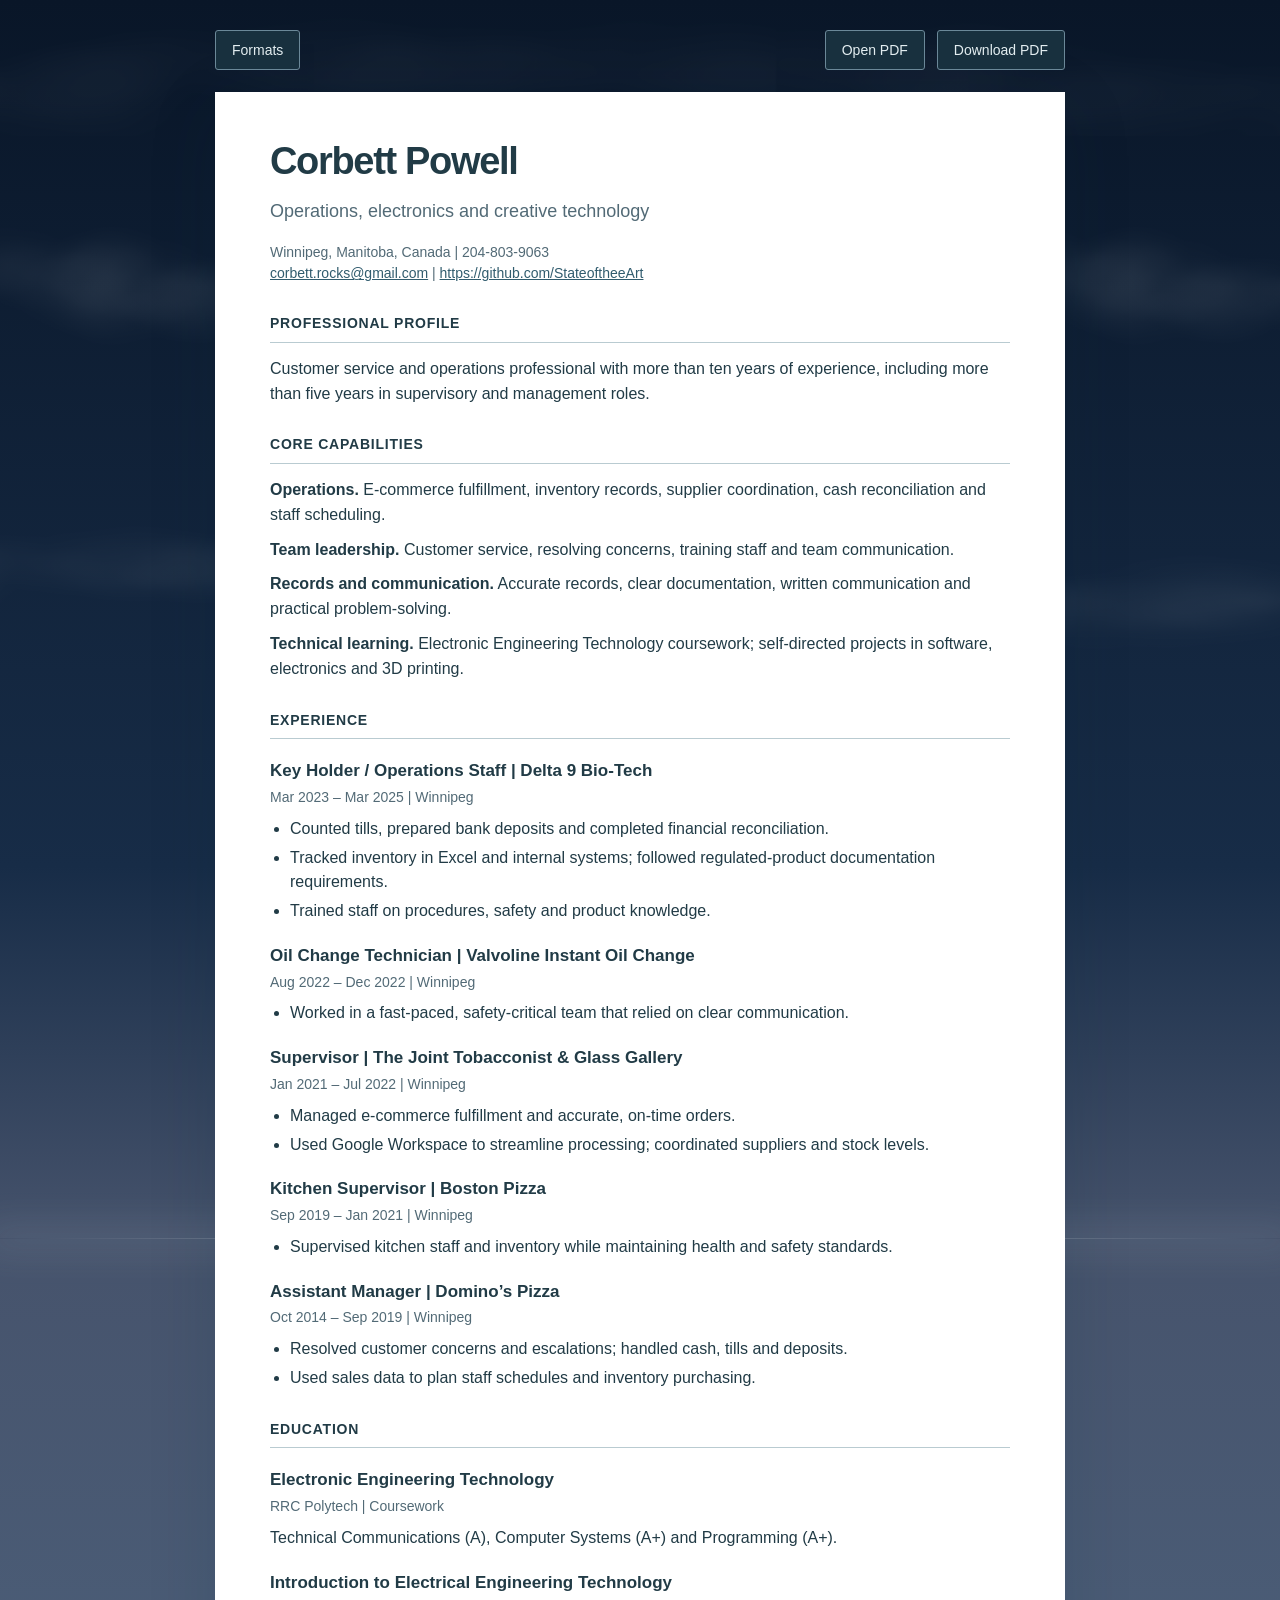
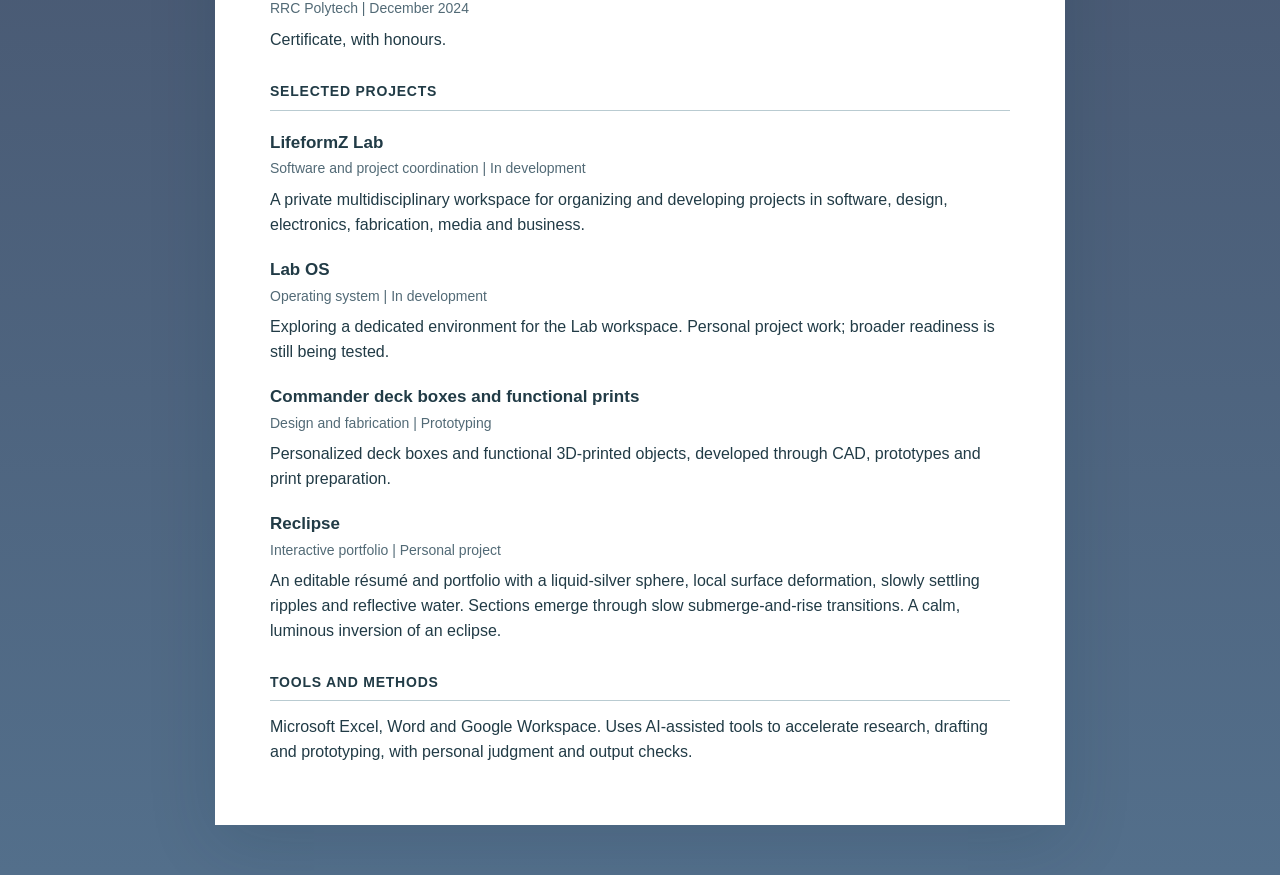
<file: resume.html>
<!doctype html><html lang="en"><head><meta charset="utf-8"><meta name="viewport" content="width=device-width,initial-scale=1"><title>Corbett Powell - Resume</title><link rel="stylesheet" href="shell.css"><script src="environment.js" defer></script></head><body><main id="app" class="shell resume-view" data-theme="dawn"><div class="clouds" aria-hidden="true"></div><div class="horizon" aria-hidden="true"></div><div class="resume-wrap"><nav class="document-tools" aria-label="Resume controls"><a href="./">Formats</a><a href="resume.pdf" target="_blank" rel="noopener">Open PDF</a><a href="resume.pdf" download="Corbett Powell - Resume.pdf">Download PDF</a></nav><article class="resume-paper"><header><h1>Corbett Powell</h1>
<p class="headline">Operations, electronics and creative technology</p>
<p class="contact">Winnipeg, Manitoba, Canada | 204-803-9063<br><a href="mailto:corbett.rocks@gmail.com">corbett.rocks@gmail.com</a> | <a href="https://github.com/StateoftheeArt">https://github.com/StateoftheeArt</a></p></header>
<section><h2>Professional profile</h2>
<p>Customer service and operations professional with more than ten years of experience, including more than five years in supervisory and management roles.</p>
</section><section><h2>Core capabilities</h2>
<p><strong>Operations.</strong> E-commerce fulfillment, inventory records, supplier coordination, cash reconciliation and staff scheduling.</p>
<p><strong>Team leadership.</strong> Customer service, resolving concerns, training staff and team communication.</p>
<p><strong>Records and communication.</strong> Accurate records, clear documentation, written communication and practical problem-solving.</p>
<p><strong>Technical learning.</strong> Electronic Engineering Technology coursework; self-directed projects in software, electronics and 3D printing.</p>
</section><section><h2>Experience</h2>
<h3>Key Holder / Operations Staff | Delta 9 Bio-Tech</h3>
<p class="meta">Mar 2023 – Mar 2025 | Winnipeg</p>
<ul>
<li>Counted tills, prepared bank deposits and completed financial reconciliation.</li>
<li>Tracked inventory in Excel and internal systems; followed regulated-product documentation requirements.</li>
<li>Trained staff on procedures, safety and product knowledge.</li>
</ul>
<h3>Oil Change Technician | Valvoline Instant Oil Change</h3>
<p class="meta">Aug 2022 – Dec 2022 | Winnipeg</p>
<ul>
<li>Worked in a fast-paced, safety-critical team that relied on clear communication.</li>
</ul>
<h3>Supervisor | The Joint Tobacconist &amp; Glass Gallery</h3>
<p class="meta">Jan 2021 – Jul 2022 | Winnipeg</p>
<ul>
<li>Managed e-commerce fulfillment and accurate, on-time orders.</li>
<li>Used Google Workspace to streamline processing; coordinated suppliers and stock levels.</li>
</ul>
<h3>Kitchen Supervisor | Boston Pizza</h3>
<p class="meta">Sep 2019 – Jan 2021 | Winnipeg</p>
<ul>
<li>Supervised kitchen staff and inventory while maintaining health and safety standards.</li>
</ul>
<h3>Assistant Manager | Domino’s Pizza</h3>
<p class="meta">Oct 2014 – Sep 2019 | Winnipeg</p>
<ul>
<li>Resolved customer concerns and escalations; handled cash, tills and deposits.</li>
<li>Used sales data to plan staff schedules and inventory purchasing.</li>
</ul>
</section><section><h2>Education</h2>
<h3>Electronic Engineering Technology</h3>
<p class="meta">RRC Polytech | Coursework</p>
<p>Technical Communications (A), Computer Systems (A+) and Programming (A+).</p>
<h3>Introduction to Electrical Engineering Technology</h3>
<p class="meta">RRC Polytech | December 2024</p>
<p>Certificate, with honours.</p>
</section><section><h2>Selected projects</h2>
<h3>LifeformZ Lab</h3>
<p class="meta">Software and project coordination | In development</p>
<p>A private multidisciplinary workspace for organizing and developing projects in software, design, electronics, fabrication, media and business.</p>
<h3>Lab OS</h3>
<p class="meta">Operating system | In development</p>
<p>Exploring a dedicated environment for the Lab workspace. Personal project work; broader readiness is still being tested.</p>
<h3>Commander deck boxes and functional prints</h3>
<p class="meta">Design and fabrication | Prototyping</p>
<p>Personalized deck boxes and functional 3D-printed objects, developed through CAD, prototypes and print preparation.</p>
<h3>Reclipse</h3>
<p class="meta">Interactive portfolio | Personal project</p>
<p>An editable résumé and portfolio with a liquid-silver sphere, local surface deformation, slowly settling ripples and reflective water. Sections emerge through slow submerge-and-rise transitions. A calm, luminous inversion of an eclipse.</p>
</section><section><h2>Tools and methods</h2>
<p>Microsoft Excel, Word and Google Workspace. Uses AI-assisted tools to accelerate research, drafting and prototyping, with personal judgment and output checks.</p>
</section></article><span id="local-time" hidden></span></div><select id="sky-mode" hidden aria-label="Sky time of day"><option value="auto">Local time</option></select></main></body></html>
</file>
<file: shell.css>
:root{color-scheme:light;--ink:#213b46;--muted:#526a76;--line:#9db3bd;--surface:#f9faf7}
*{box-sizing:border-box}
body{margin:0;font-family:"Segoe UI",Arial,sans-serif;color:var(--ink)}
.shell{min-height:100vh;min-height:100svh;position:relative;isolation:isolate;background:linear-gradient(180deg,var(--sky-top,#83b4d2),var(--sky-mid,#c7e0ec) 35%,var(--sky-horizon,#edf0e9) 50%,var(--sky-water,#b9cbd2));color:var(--ink)}
.shell[data-theme=dusk]{color-scheme:dark;--ink:#e3edf0;--muted:#b2c6d0;--line:#6b8898;--surface:#18303e}
.clouds{position:absolute;inset:0 0 50%;overflow:hidden;pointer-events:none;z-index:-1;opacity:var(--cloud-opacity,.5);mask-image:linear-gradient(180deg,#000 65%,transparent)}
.cloud-layer{position:absolute;width:calc(100% + 2048px);left:-1024px;height:210px;top:12%;background-repeat:repeat-x;background-size:1024px 256px;animation:cloud-drift 280s linear infinite}
.cloud-layer-1{top:37%;opacity:.65;animation-duration:360s;background-size:1536px 230px}
.cloud-layer-2{top:-6%;opacity:.4;animation-duration:440s;background-size:1800px 300px}
.shell[data-theme=dusk] .clouds{filter:brightness(.68) sepia(.2) hue-rotate(165deg)}
.horizon{position:absolute;inset:50% 0 auto;height:1px;pointer-events:none;z-index:-1;background:linear-gradient(90deg,transparent,#d8e1e5a0,transparent);box-shadow:0 0 36px 18px #e8eff111}
.landing{display:grid;place-items:center;padding:42px 24px}
.chooser{width:min(720px,100%)}
h1{font-size:clamp(38px,7vw,60px);font-weight:350;letter-spacing:-.055em;line-height:1.05;margin:0 0 15px}
.headline{font-size:clamp(15px,2.8vw,18px);line-height:1.6;color:var(--muted);margin:0 0 36px}
.formats{display:grid;grid-template-columns:repeat(2,minmax(0,1fr));gap:20px}
.format{position:relative;display:flex;flex-direction:column;min-height:225px;padding:29px 27px 25px;border:1px solid var(--line);border-radius:3px;text-decoration:none;color:inherit;background:linear-gradient(135deg,#fffef9ed,#f9faf7e6);box-shadow:0 16px 50px #284d6010;transition:transform .2s,border-color .2s,box-shadow .2s}
.format:hover{transform:translateY(-3px);border-color:var(--ink);box-shadow:0 20px 55px #284d601c}
a:focus-visible{outline:3px solid #346c82;outline-offset:6px}
.format svg{width:44px;height:48px;margin-bottom:26px;flex:none;stroke:currentColor;stroke-width:1.15;fill:none;opacity:.75}
.label{display:block;font-size:clamp(18px,3.5vw,24px);font-weight:400;line-height:1.25;letter-spacing:-.025em;margin-top:auto}
.kind{display:block;font-size:12px;color:var(--muted);margin-top:10px;line-height:1.5}
.reclipse{background:linear-gradient(130deg,#fbfefcf0,#d8e4e8ed 36%,#eff4f3f2 65%,#c6d8e0ed)}
footer{display:flex;justify-content:space-between;gap:15px;flex-wrap:wrap;margin:27px 0 0;font:11px/1.6 Consolas,monospace;letter-spacing:.04em;color:var(--muted)}
.shell[data-theme=dusk] .format{background:linear-gradient(135deg,#1b3341f2,#18303eed);box-shadow:0 16px 50px #0002}
.shell[data-theme=dusk] .reclipse{background:linear-gradient(130deg,#294554f2,#36515eed 36%,#203b4bf2 65%,#304e60ed)}
.shell[data-theme=dusk] a:focus-visible{outline-color:#bfdce8}
.resume-view{padding:30px 22px 50px}
.resume-wrap{max-width:850px;margin:0 auto}
.document-tools{display:flex;align-items:center;flex-wrap:wrap;gap:12px;margin-bottom:22px}
.document-tools a{display:inline-block;padding:11px 16px;background:var(--surface);border:1px solid var(--line);border-radius:3px;color:var(--ink);text-decoration:none;font-size:14px}
.document-tools a:first-child{margin-right:auto}
.resume-paper{background:#fff;color:#213b46;padding:50px 55px;box-shadow:0 16px 65px #10293924;font-size:16px;line-height:1.55}
.resume-paper h1{font-size:38px;font-weight:600;letter-spacing:-.035em}
.resume-paper .headline{font-size:18px;color:#526a76;margin-bottom:16px}
.resume-paper .contact{font-size:14px;color:#526a76;overflow-wrap:anywhere}
.resume-paper a{color:#315c6e}
.resume-paper h2{font-size:14px;letter-spacing:.055em;text-transform:uppercase;border-bottom:1px solid #b9cbd1;padding-bottom:7px;margin:28px 0 14px}
.resume-paper h3{font-size:17px;line-height:1.4;margin:20px 0 4px}
.resume-paper .meta{font-size:14px;color:#526a76;margin:0 0 8px}
.resume-paper p{margin:0 0 10px}
.resume-paper ul{padding-left:20px;margin:6px 0 18px}
.resume-paper li{margin:4px 0}
@keyframes cloud-drift{from{translate:0}to{translate:1024px}}
@media(max-width:460px){.landing{padding:35px 20px}.formats{gap:13px}.headline{margin-bottom:28px}.format{min-height:207px;padding:23px 18px 21px}.format svg{width:35px;height:40px;margin-bottom:25px}.label{min-height:2.5em}.kind{font-size:11px}footer{font-size:10px;letter-spacing:0}.resume-view{padding:20px 12px}.resume-paper{padding:30px 22px;font-size:15px}.resume-paper h1{font-size:32px}.document-tools{gap:8px}.document-tools a{padding:10px 11px;font-size:13px}}
@media(prefers-reduced-motion:reduce){.format{transition:none}.format:hover{transform:none}.cloud-layer{animation:none}}
@media print{.resume-view{padding:0;background:#fff}.document-tools,.clouds,.horizon,#sky-mode{display:none}.resume-paper{padding:0;box-shadow:none;font-size:10.5pt;line-height:1.4}.resume-paper h1{font-size:26pt}.resume-paper h2{break-after:avoid}.resume-paper h3{break-after:avoid}a{color:inherit!important;text-decoration:none}@page{size:letter;margin:.6in}}
</file>
